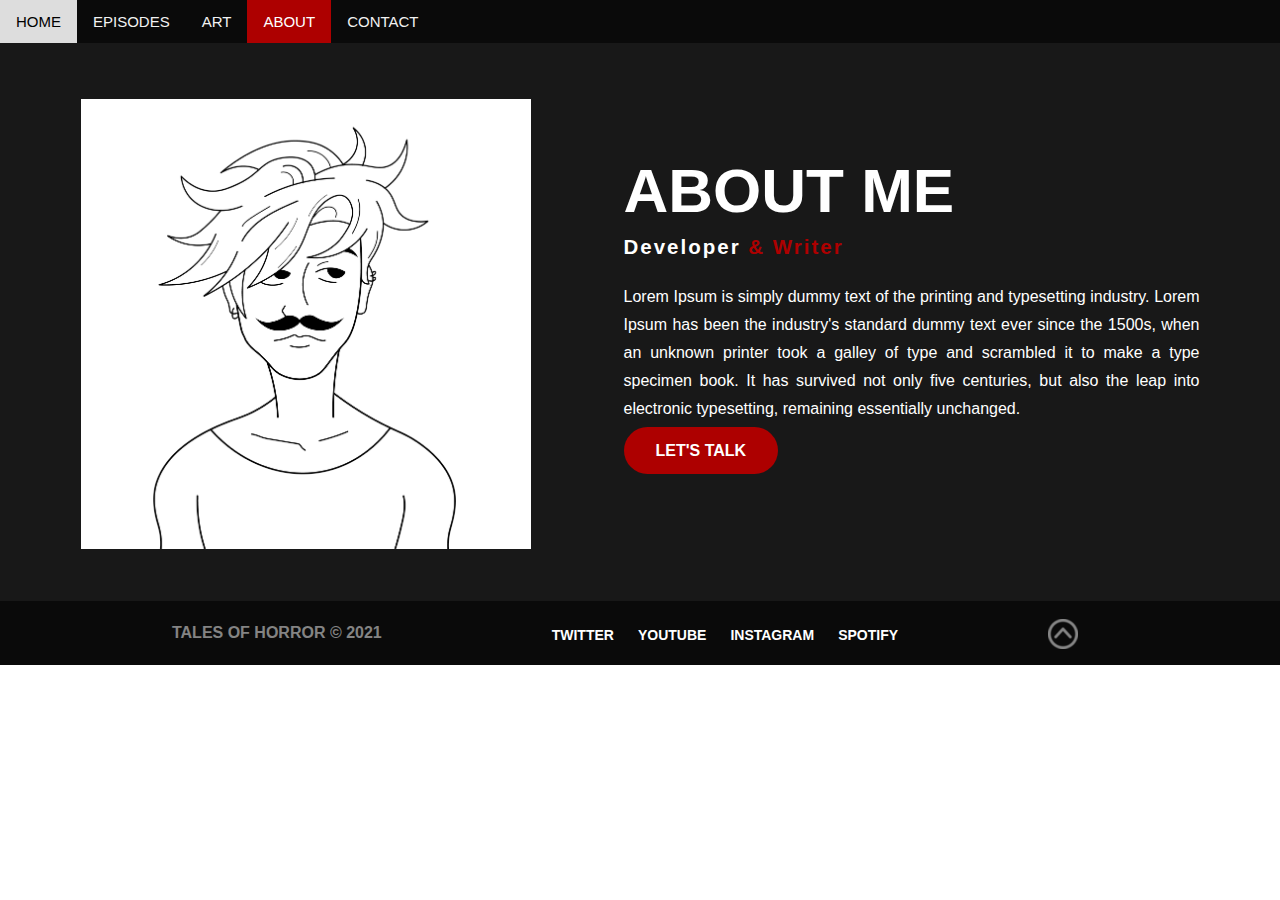
<file: about.html>
<!DOCTYPE html>
<html lang="en">
<head>
    <meta charset="UTF-8">
    <meta http-equiv="X-UA-Compatible" content="IE=edge">
    <meta name="viewport" content="width=device-width, initial-scale=1.0">
    <title>ABOUT</title>
    <link rel="stylesheet" href="style.css">
    <script defer src="main.js"></script>
    <link rel="stylesheet" href="https://cdnjs.cloudflare.com/ajax/libs/font-awesome/4.7.0/css/font-awesome.min.css">
</head>
<body>
    <header>
        <div class="topnav" id="myTopnav">
            <a href="index.html">Home</a>
            <a href="episodes.html">Episodes</a>
            <a href="art.html">Art</a>
            <a href="#about.html" class="active">About</a>
            <a href="contact.html">Contact</a>
            <a href="javascript:void(0);" class="icon" onclick="myFunction()">
                <i class="fa fa-bars"></i>
            </a>
        </div>
    </header>
    
    <main>
        <section class="about">
            <div class="main">
                <img class="img-me" src="img/sketch 2.0_Prancheta 1.png" alt="me">
                <div class="about-text">
                    <h2>ABOUT ME</h2>
                    <h3>Developer<span> & Writer</span></h3>
                    <p>Lorem Ipsum is simply dummy text of the printing and typesetting industry. Lorem Ipsum has been the industry's standard dummy text ever since the 1500s, when an unknown printer took a galley of type and scrambled it to make a type specimen book. It has survived not only five centuries, but also the leap into electronic typesetting, remaining essentially unchanged.</p>
                    <a href="contact.html" type="button" class="button">Let's Talk</a>
                </div> 
            </div>            
        </section>
        
    </main>
    <footer>
        <ul class="footer-home">
            <li><a href="index.html">TALES OF HORROR © 2021</a></li>
        </ul>
        <ul class="footer-social">
            <li><a href="#">TWITTER</a></li>
            <li><a href="#">YOUTUBE</a></li>
            <li><a href="#">INSTAGRAM</a></li>
            <li><a href="#">SPOTIFY</a></li>
        </ul>
        <ul class="footer-button">
            <a id="topbutton" href="#top"><img src="img/art/TOP.png" alt="top"></a>
        </ul>
    </footer>
</body>
</html>
</file>
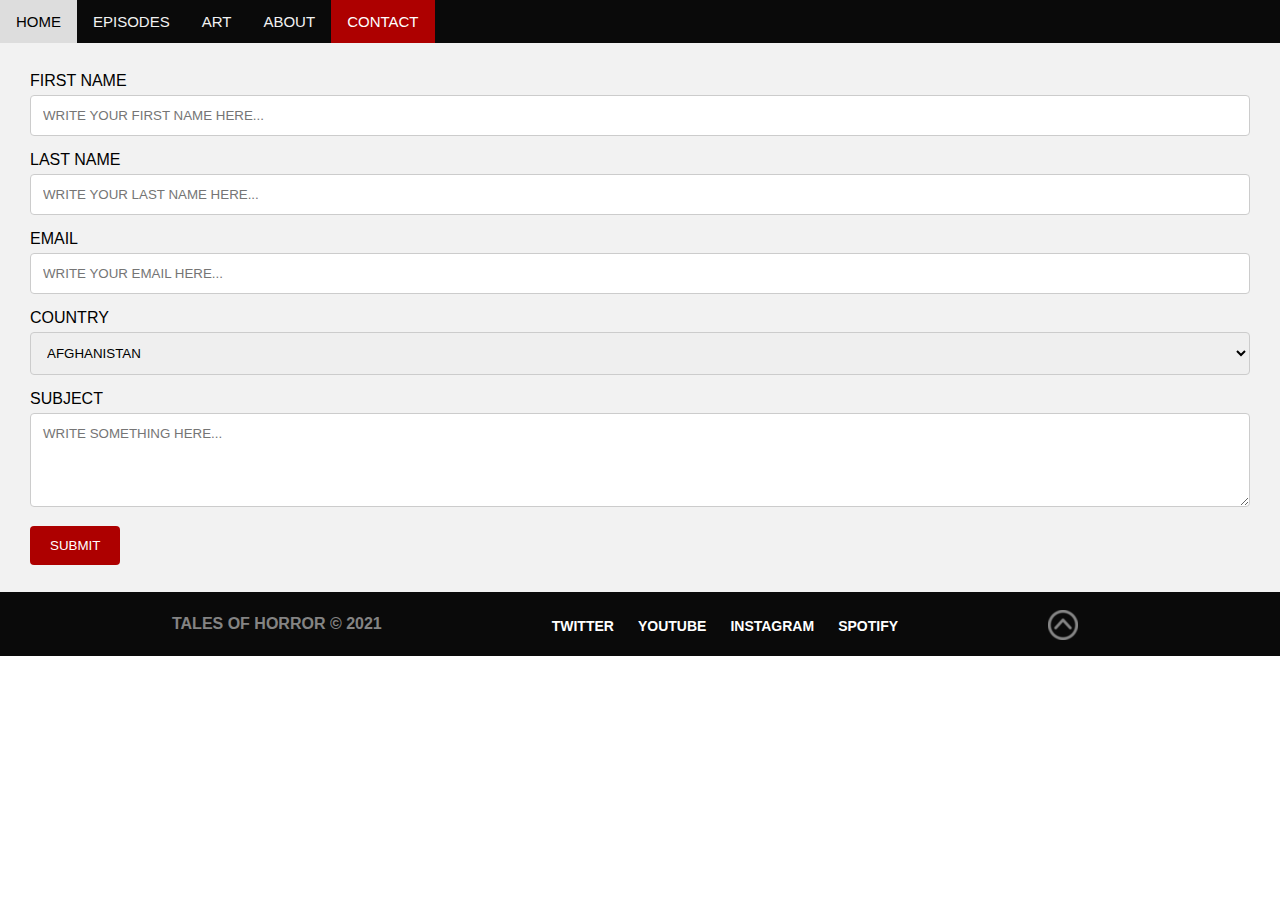
<file: contact.html>
<!DOCTYPE html>
<html lang="en">
<head>
    <meta charset="UTF-8">
    <meta http-equiv="X-UA-Compatible" content="IE=edge">
    <meta name="viewport" content="width=device-width, initial-scale=1.0">
    <title>CONTACTS</title>
    <link rel="stylesheet" href="style.css">
    <script defer src="main.js"></script>
    <link rel="stylesheet" href="https://cdnjs.cloudflare.com/ajax/libs/font-awesome/4.7.0/css/font-awesome.min.css">
</head>
<body>
    <header>
        <div class="topnav" id="myTopnav">
            <a href="index.html">Home</a>
            <a href="episodes.html">Episodes</a>
            <a href="art.html">Art</a>
            <a href="about.html">About</a>
            <a href="#contact.html" class="active">Contact</a>
            <a href="javascript:void(0);" class="icon" onclick="myFunction()">
                <i class="fa fa-bars"></i>
            </a>
        </div>
    </header>

    <div class="containercontact">
        <form action="something.pgp" method="post">      

          <label for="fname">First Name</label>
          <input type="text" id="fname" name="firstname" placeholder="Write your first name here...">
      
          <label for="lname">Last Name</label>
          <input type="text" id="lname" name="lastname" placeholder="Write your last name here...">

          <label for="email">Email</label>
          <input type="text" id="email" name="email" placeholder="Write your email here...">
      
          <label for="country">Country</label>
          <select id="country" name="country">              
            <option value="Afghanistan">Afghanistan</option>
                <option value="Åland Islands">Åland Islands</option>
                <option value="Albania">Albania</option>
                <option value="Algeria">Algeria</option>
                <option value="American Samoa">American Samoa</option>
                <option value="Andorra">Andorra</option>
                <option value="Angola">Angola</option>
                <option value="Anguilla">Anguilla</option>
                <option value="Antarctica">Antarctica</option>
                <option value="Antigua and Barbuda">Antigua and Barbuda</option>
                <option value="Argentina">Argentina</option>
                <option value="Armenia">Armenia</option>
                <option value="Aruba">Aruba</option>
                <option value="Australia">Australia</option>
                <option value="Austria">Austria</option>
                <option value="Azerbaijan">Azerbaijan</option>
                <option value="Bahamas">Bahamas</option>
                <option value="Bahrain">Bahrain</option>
                <option value="Bangladesh">Bangladesh</option>
                <option value="Barbados">Barbados</option>
                <option value="Belarus">Belarus</option>
                <option value="Belgium">Belgium</option>
                <option value="Belize">Belize</option>
                <option value="Benin">Benin</option>
                <option value="Bermuda">Bermuda</option>
                <option value="Bhutan">Bhutan</option>
                <option value="Bolivia">Bolivia</option>
                <option value="Bosnia and Herzegovina">Bosnia and Herzegovina</option>
                <option value="Botswana">Botswana</option>
                <option value="Bouvet Island">Bouvet Island</option>
                <option value="Brazil">Brazil</option>
                <option value="British Indian Ocean Territory">British Indian Ocean Territory</option>
                <option value="Brunei Darussalam">Brunei Darussalam</option>
                <option value="Bulgaria">Bulgaria</option>
                <option value="Burkina Faso">Burkina Faso</option>
                <option value="Burundi">Burundi</option>
                <option value="Cambodia">Cambodia</option>
                <option value="Cameroon">Cameroon</option>
                <option value="Canada">Canada</option>
                <option value="Cape Verde">Cape Verde</option>
                <option value="Cayman Islands">Cayman Islands</option>
                <option value="Central African Republic">Central African Republic</option>
                <option value="Chad">Chad</option>
                <option value="Chile">Chile</option>
                <option value="China">China</option>
                <option value="Christmas Island">Christmas Island</option>
                <option value="Cocos (Keeling) Islands">Cocos (Keeling) Islands</option>
                <option value="Colombia">Colombia</option>
                <option value="Comoros">Comoros</option>
                <option value="Congo">Congo</option>
                <option value="Congo, The Democratic Republic of The">Congo, The Democratic Republic of The</option>
                <option value="Cook Islands">Cook Islands</option>
                <option value="Costa Rica">Costa Rica</option>
                <option value="Cote D'ivoire">Cote D'ivoire</option>
                <option value="Croatia">Croatia</option>
                <option value="Cuba">Cuba</option>
                <option value="Cyprus">Cyprus</option>
                <option value="Czech Republic">Czech Republic</option>
                <option value="Denmark">Denmark</option>
                <option value="Djibouti">Djibouti</option>
                <option value="Dominica">Dominica</option>
                <option value="Dominican Republic">Dominican Republic</option>
                <option value="Ecuador">Ecuador</option>
                <option value="Egypt">Egypt</option>
                <option value="El Salvador">El Salvador</option>
                <option value="Equatorial Guinea">Equatorial Guinea</option>
                <option value="Eritrea">Eritrea</option>
                <option value="Estonia">Estonia</option>
                <option value="Ethiopia">Ethiopia</option>
                <option value="Falkland Islands (Malvinas)">Falkland Islands (Malvinas)</option>
                <option value="Faroe Islands">Faroe Islands</option>
                <option value="Fiji">Fiji</option>
                <option value="Finland">Finland</option>
                <option value="France">France</option>
                <option value="French Guiana">French Guiana</option>
                <option value="French Polynesia">French Polynesia</option>
                <option value="French Southern Territories">French Southern Territories</option>
                <option value="Gabon">Gabon</option>
                <option value="Gambia">Gambia</option>
                <option value="Georgia">Georgia</option>
                <option value="Germany">Germany</option>
                <option value="Ghana">Ghana</option>
                <option value="Gibraltar">Gibraltar</option>
                <option value="Greece">Greece</option>
                <option value="Greenland">Greenland</option>
                <option value="Grenada">Grenada</option>
                <option value="Guadeloupe">Guadeloupe</option>
                <option value="Guam">Guam</option>
                <option value="Guatemala">Guatemala</option>
                <option value="Guernsey">Guernsey</option>
                <option value="Guinea">Guinea</option>
                <option value="Guinea-bissau">Guinea-bissau</option>
                <option value="Guyana">Guyana</option>
                <option value="Haiti">Haiti</option>
                <option value="Heard Island and Mcdonald Islands">Heard Island and Mcdonald Islands</option>
                <option value="Holy See (Vatican City State)">Holy See (Vatican City State)</option>
                <option value="Honduras">Honduras</option>
                <option value="Hong Kong">Hong Kong</option>
                <option value="Hungary">Hungary</option>
                <option value="Iceland">Iceland</option>
                <option value="India">India</option>
                <option value="Indonesia">Indonesia</option>
                <option value="Iran, Islamic Republic of">Iran, Islamic Republic of</option>
                <option value="Iraq">Iraq</option>
                <option value="Ireland">Ireland</option>
                <option value="Isle of Man">Isle of Man</option>
                <option value="Israel">Israel</option>
                <option value="Italy">Italy</option>
                <option value="Jamaica">Jamaica</option>
                <option value="Japan">Japan</option>
                <option value="Jersey">Jersey</option>
                <option value="Jordan">Jordan</option>
                <option value="Kazakhstan">Kazakhstan</option>
                <option value="Kenya">Kenya</option>
                <option value="Kiribati">Kiribati</option>
                <option value="Korea, Democratic People's Republic of">Korea, Democratic People's Republic of</option>
                <option value="Korea, Republic of">Korea, Republic of</option>
                <option value="Kuwait">Kuwait</option>
                <option value="Kyrgyzstan">Kyrgyzstan</option>
                <option value="Lao People's Democratic Republic">Lao People's Democratic Republic</option>
                <option value="Latvia">Latvia</option>
                <option value="Lebanon">Lebanon</option>
                <option value="Lesotho">Lesotho</option>
                <option value="Liberia">Liberia</option>
                <option value="Libyan Arab Jamahiriya">Libyan Arab Jamahiriya</option>
                <option value="Liechtenstein">Liechtenstein</option>
                <option value="Lithuania">Lithuania</option>
                <option value="Luxembourg">Luxembourg</option>
                <option value="Macao">Macao</option>
                <option value="Macedonia, The Former Yugoslav Republic of">Macedonia, The Former Yugoslav Republic of</option>
                <option value="Madagascar">Madagascar</option>
                <option value="Malawi">Malawi</option>
                <option value="Malaysia">Malaysia</option>
                <option value="Maldives">Maldives</option>
                <option value="Mali">Mali</option>
                <option value="Malta">Malta</option>
                <option value="Marshall Islands">Marshall Islands</option>
                <option value="Martinique">Martinique</option>
                <option value="Mauritania">Mauritania</option>
                <option value="Mauritius">Mauritius</option>
                <option value="Mayotte">Mayotte</option>
                <option value="Mexico">Mexico</option>
                <option value="Micronesia, Federated States of">Micronesia, Federated States of</option>
                <option value="Moldova, Republic of">Moldova, Republic of</option>
                <option value="Monaco">Monaco</option>
                <option value="Mongolia">Mongolia</option>
                <option value="Montenegro">Montenegro</option>
                <option value="Montserrat">Montserrat</option>
                <option value="Morocco">Morocco</option>
                <option value="Mozambique">Mozambique</option>
                <option value="Myanmar">Myanmar</option>
                <option value="Namibia">Namibia</option>
                <option value="Nauru">Nauru</option>
                <option value="Nepal">Nepal</option>
                <option value="Netherlands">Netherlands</option>
                <option value="Netherlands Antilles">Netherlands Antilles</option>
                <option value="New Caledonia">New Caledonia</option>
                <option value="New Zealand">New Zealand</option>
                <option value="Nicaragua">Nicaragua</option>
                <option value="Niger">Niger</option>
                <option value="Nigeria">Nigeria</option>
                <option value="Niue">Niue</option>
                <option value="Norfolk Island">Norfolk Island</option>
                <option value="Northern Mariana Islands">Northern Mariana Islands</option>
                <option value="Norway">Norway</option>
                <option value="Oman">Oman</option>
                <option value="Pakistan">Pakistan</option>
                <option value="Palau">Palau</option>
                <option value="Palestinian Territory, Occupied">Palestinian Territory, Occupied</option>
                <option value="Panama">Panama</option>
                <option value="Papua New Guinea">Papua New Guinea</option>
                <option value="Paraguay">Paraguay</option>
                <option value="Peru">Peru</option>
                <option value="Philippines">Philippines</option>
                <option value="Pitcairn">Pitcairn</option>
                <option value="Poland">Poland</option>
                <option value="Portugal">Portugal</option>
                <option value="Puerto Rico">Puerto Rico</option>
                <option value="Qatar">Qatar</option>
                <option value="Reunion">Reunion</option>
                <option value="Romania">Romania</option>
                <option value="Russian Federation">Russian Federation</option>
                <option value="Rwanda">Rwanda</option>
                <option value="Saint Helena">Saint Helena</option>
                <option value="Saint Kitts and Nevis">Saint Kitts and Nevis</option>
                <option value="Saint Lucia">Saint Lucia</option>
                <option value="Saint Pierre and Miquelon">Saint Pierre and Miquelon</option>
                <option value="Saint Vincent and The Grenadines">Saint Vincent and The Grenadines</option>
                <option value="Samoa">Samoa</option>
                <option value="San Marino">San Marino</option>
                <option value="Sao Tome and Principe">Sao Tome and Principe</option>
                <option value="Saudi Arabia">Saudi Arabia</option>
                <option value="Senegal">Senegal</option>
                <option value="Serbia">Serbia</option>
                <option value="Seychelles">Seychelles</option>
                <option value="Sierra Leone">Sierra Leone</option>
                <option value="Singapore">Singapore</option>
                <option value="Slovakia">Slovakia</option>
                <option value="Slovenia">Slovenia</option>
                <option value="Solomon Islands">Solomon Islands</option>
                <option value="Somalia">Somalia</option>
                <option value="South Africa">South Africa</option>
                <option value="South Georgia and The South Sandwich Islands">South Georgia and The South Sandwich Islands</option>
                <option value="Spain">Spain</option>
                <option value="Sri Lanka">Sri Lanka</option>
                <option value="Sudan">Sudan</option>
                <option value="Suriname">Suriname</option>
                <option value="Svalbard and Jan Mayen">Svalbard and Jan Mayen</option>
                <option value="Swaziland">Swaziland</option>
                <option value="Sweden">Sweden</option>
                <option value="Switzerland">Switzerland</option>
                <option value="Syrian Arab Republic">Syrian Arab Republic</option>
                <option value="Taiwan">Taiwan</option>
                <option value="Tajikistan">Tajikistan</option>
                <option value="Tanzania, United Republic of">Tanzania, United Republic of</option>
                <option value="Thailand">Thailand</option>
                <option value="Timor-leste">Timor-leste</option>
                <option value="Togo">Togo</option>
                <option value="Tokelau">Tokelau</option>
                <option value="Tonga">Tonga</option>
                <option value="Trinidad and Tobago">Trinidad and Tobago</option>
                <option value="Tunisia">Tunisia</option>
                <option value="Turkey">Turkey</option>
                <option value="Turkmenistan">Turkmenistan</option>
                <option value="Turks and Caicos Islands">Turks and Caicos Islands</option>
                <option value="Tuvalu">Tuvalu</option>
                <option value="Uganda">Uganda</option>
                <option value="Ukraine">Ukraine</option>
                <option value="United Arab Emirates">United Arab Emirates</option>
                <option value="United Kingdom">United Kingdom</option>
                <option value="United States">United States</option>
                <option value="United States Minor Outlying Islands">United States Minor Outlying Islands</option>
                <option value="Uruguay">Uruguay</option>
                <option value="Uzbekistan">Uzbekistan</option>
                <option value="Vanuatu">Vanuatu</option>
                <option value="Venezuela">Venezuela</option>
                <option value="Viet Nam">Viet Nam</option>
                <option value="Virgin Islands, British">Virgin Islands, British</option>
                <option value="Virgin Islands, U.S.">Virgin Islands, U.S.</option>
                <option value="Wallis and Futuna">Wallis and Futuna</option>
                <option value="Western Sahara">Western Sahara</option>
                <option value="Yemen">Yemen</option>
                <option value="Zambia">Zambia</option>
                <option value="Zimbabwe">Zimbabwe</option>
          </select>
      
          <label for="subject">Subject</label>
          <textarea id="subject" name="subject" placeholder="Write something here..." style="height:94px"></textarea>
      
          <input type="submit" value="Submit">
      
        </form>
      </div>

    <footer>
        <ul class="footer-home">
            <li><a href="index.html">TALES OF HORROR © 2021</a></li>
        </ul>
        <ul class="footer-social">
            <li><a href="#">TWITTER</a></li>
            <li><a href="#">YOUTUBE</a></li>
            <li><a href="#">INSTAGRAM</a></li>
            <li><a href="#">SPOTIFY</a></li>
        </ul>
        <ul class="footer-button">
            <a id="topbutton" href="#top"><img src="img/art/TOP.png" alt="top"></a>
        </ul>
    </footer>
</body>
</html>
</file>
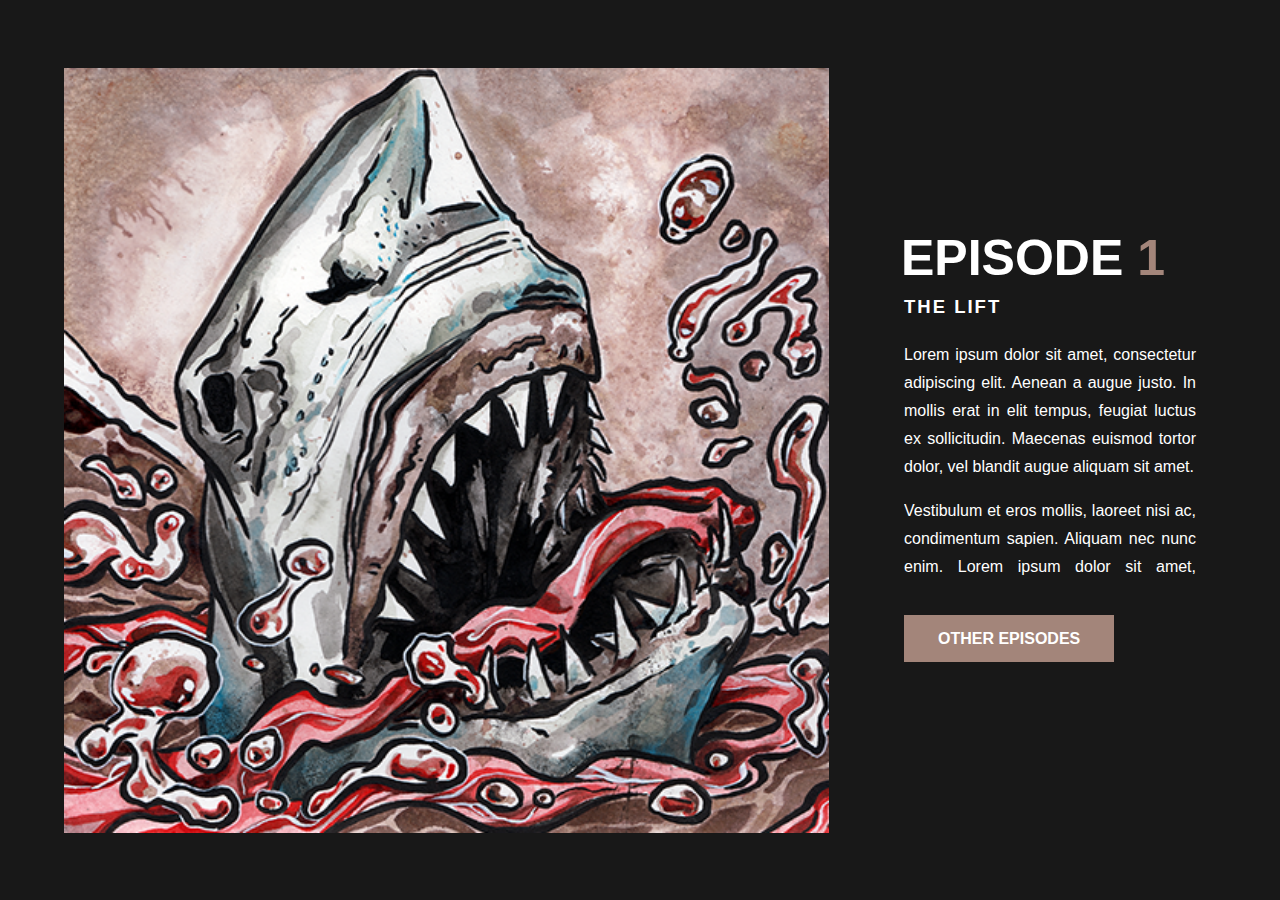
<file: episode1.html>
<!DOCTYPE html>
<html lang="en">
<head>
    <meta charset="UTF-8">
    <meta http-equiv="X-UA-Compatible" content="IE=edge">
    <meta name="viewport" content="width=device-width, initial-scale=1.0">
    <title>ABOUT</title>
    <link rel="stylesheet" href="style2.css">
    <script defer src="main.js"></script>
    <link rel="stylesheet" href="https://cdnjs.cloudflare.com/ajax/libs/font-awesome/4.7.0/css/font-awesome.min.css">
    
</head>
<body>
    <section class="wrapper">
        <div class="post">
            <img src="img/art/e9.png" alt="shark">
            <div class="post-episode" nmre="1">
                <h2>EPISODE <span>1</span></h2>              
                <h1>The Lift</h1>
                <div class="scroll">
                    <p class="post_text">Lorem ipsum dolor sit amet, consectetur adipiscing elit. Aenean a augue justo. In mollis erat in elit tempus, feugiat luctus ex sollicitudin. Maecenas euismod tortor dolor, vel blandit augue aliquam sit amet.</p><br>
                    <p class="post_text">Vestibulum et eros mollis, laoreet nisi ac, condimentum sapien. Aliquam nec nunc enim. Lorem ipsum dolor sit amet, consectetur adipiscing elit. Aenean a augue justo. In mollis erat in elit tempus, feugiat luctus ex sollicitudin. Maecenas euismod tortor dolor, vel blandit augue aliquam sit amet. Vestibulum et eros mollis, laoreet nisi ac, condimentum sapien. Aliquam nec nunc enim.Lorem ipsum dolor sit amet, consectetur adipiscing elit. Aenean a augue justo. In mollis erat in elit tempus, feugiat luctus ex sollicitudin. Maecenas euismod tortor dolor, vel blandit augue aliquam sit amet. Vestibulum et eros mollis, laoreet nisi ac, condimentum sapien. Aliquam nec nunc enim.</p><br>
                    <p class="post_text">Lorem ipsum dolor sit amet, consectetur adipiscing elit. Aenean a augue justo. In mollis erat in elit tempus, feugiat luctus ex sollicitudin. Maecenas euismod tortor dolor, vel blandit augue aliquam sit amet. Vestibulum et eros mollis, laoreet nisi ac, condimentum sapien. Aliquam nec nunc enim.</p>
                </div>
                <div class="buttond" nmre="1"><a href="episodes.html">Other Episodes</a></div>
            </div>
        </div>
    </section>
</body>
</html>
</file>
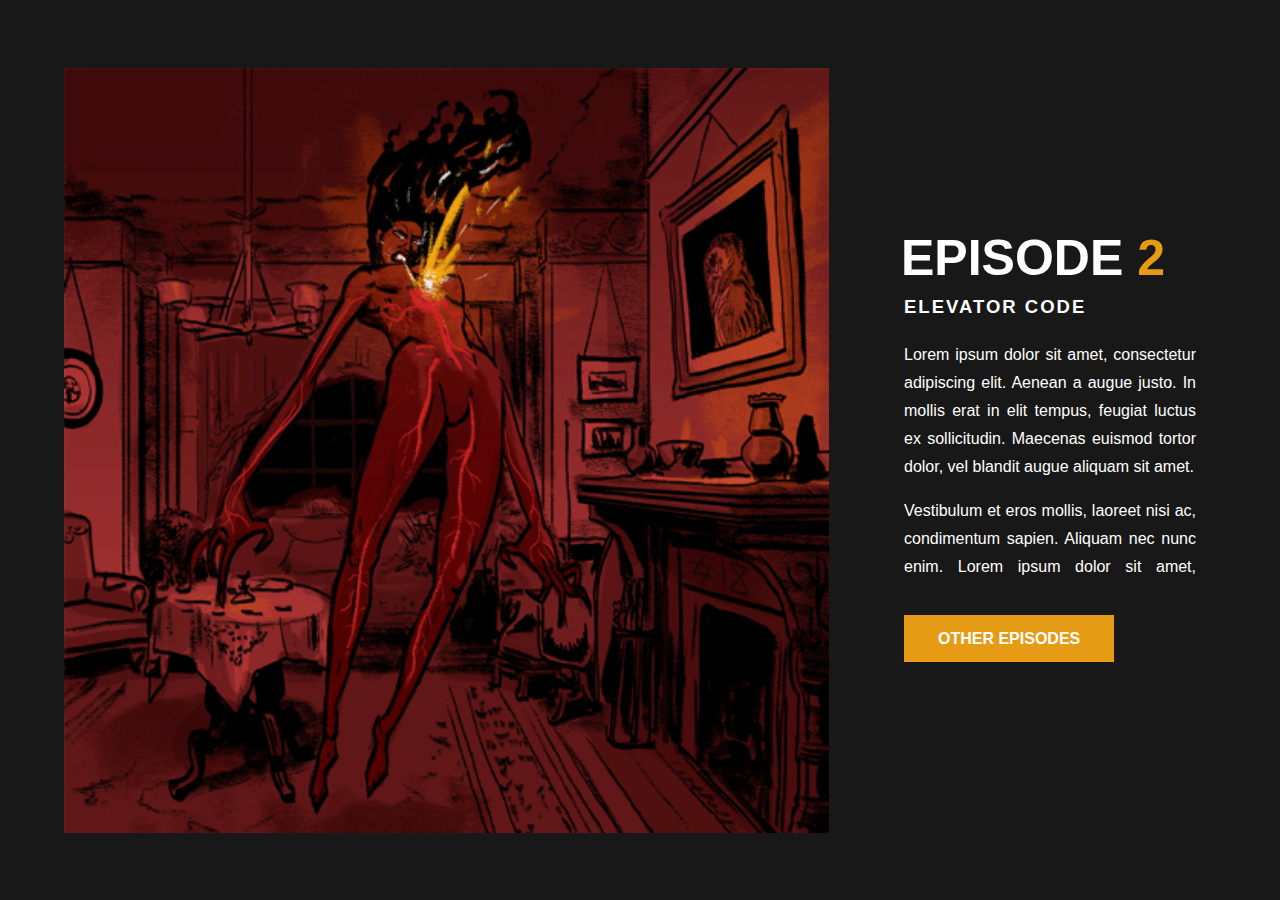
<file: episode2.html>
<!DOCTYPE html>
<html lang="en">
<head>
    <meta charset="UTF-8">
    <meta http-equiv="X-UA-Compatible" content="IE=edge">
    <meta name="viewport" content="width=device-width, initial-scale=1.0">
    <title>ABOUT</title>
    <link rel="stylesheet" href="style2.css">
    <script defer src="main.js"></script>
    <link rel="stylesheet" href="https://cdnjs.cloudflare.com/ajax/libs/font-awesome/4.7.0/css/font-awesome.min.css">
    
</head>
<body>
    <section class="wrapper">
        <div class="post">
            <img src="img/art/e8.png" alt="gas">
            <div class="post-episode" nmre="2">
                <h2>EPISODE <span>2</span></h2>              
                <h1>Elevator Code</h1>
                <div class="scroll">
                    <p class="post_text">Lorem ipsum dolor sit amet, consectetur adipiscing elit. Aenean a augue justo. In mollis erat in elit tempus, feugiat luctus ex sollicitudin. Maecenas euismod tortor dolor, vel blandit augue aliquam sit amet.</p><br>
                    <p class="post_text">Vestibulum et eros mollis, laoreet nisi ac, condimentum sapien. Aliquam nec nunc enim. Lorem ipsum dolor sit amet, consectetur adipiscing elit. Aenean a augue justo. In mollis erat in elit tempus, feugiat luctus ex sollicitudin. Maecenas euismod tortor dolor, vel blandit augue aliquam sit amet. Vestibulum et eros mollis, laoreet nisi ac, condimentum sapien. Aliquam nec nunc enim.Lorem ipsum dolor sit amet, consectetur adipiscing elit. Aenean a augue justo. In mollis erat in elit tempus, feugiat luctus ex sollicitudin. Maecenas euismod tortor dolor, vel blandit augue aliquam sit amet. Vestibulum et eros mollis, laoreet nisi ac, condimentum sapien. Aliquam nec nunc enim.</p><br>
                    <p class="post_text">Lorem ipsum dolor sit amet, consectetur adipiscing elit. Aenean a augue justo. In mollis erat in elit tempus, feugiat luctus ex sollicitudin. Maecenas euismod tortor dolor, vel blandit augue aliquam sit amet. Vestibulum et eros mollis, laoreet nisi ac, condimentum sapien. Aliquam nec nunc enim.</p>
                </div>
                <div class="buttond" nmre="2"><a href="episodes.html">Other Episodes</a></div>
            </div>
        </div>
    </section>
</body>
</html>
</file>
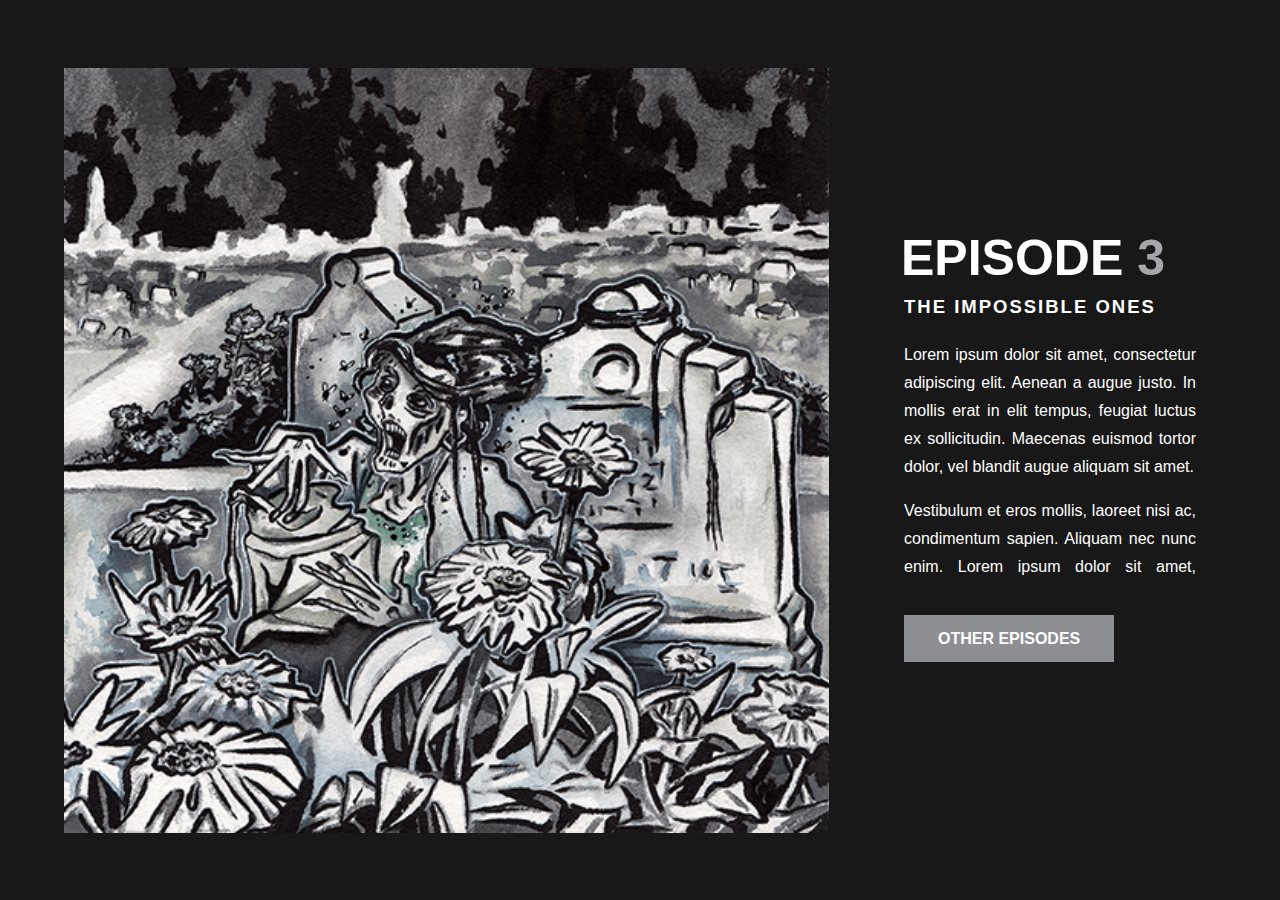
<file: episode3.html>
<!DOCTYPE html>
<html lang="en">
<head>
    <meta charset="UTF-8">
    <meta http-equiv="X-UA-Compatible" content="IE=edge">
    <meta name="viewport" content="width=device-width, initial-scale=1.0">
    <title>ABOUT</title>
    <link rel="stylesheet" href="style2.css">
    <script defer src="main.js"></script>
    <link rel="stylesheet" href="https://cdnjs.cloudflare.com/ajax/libs/font-awesome/4.7.0/css/font-awesome.min.css">
    
</head>
<body>
    <section class="wrapper">
        <div class="post">
            <img src="img/art/e7.png" alt="gas">
            <div class="post-episode" nmre="3">
                <h2>EPISODE <span>3</span></h2>              
                <h1>The Impossible Ones</h1>
                <div class="scroll">
                    <p class="post_text">Lorem ipsum dolor sit amet, consectetur adipiscing elit. Aenean a augue justo. In mollis erat in elit tempus, feugiat luctus ex sollicitudin. Maecenas euismod tortor dolor, vel blandit augue aliquam sit amet.</p><br>
                    <p class="post_text">Vestibulum et eros mollis, laoreet nisi ac, condimentum sapien. Aliquam nec nunc enim. Lorem ipsum dolor sit amet, consectetur adipiscing elit. Aenean a augue justo. In mollis erat in elit tempus, feugiat luctus ex sollicitudin. Maecenas euismod tortor dolor, vel blandit augue aliquam sit amet. Vestibulum et eros mollis, laoreet nisi ac, condimentum sapien. Aliquam nec nunc enim.Lorem ipsum dolor sit amet, consectetur adipiscing elit. Aenean a augue justo. In mollis erat in elit tempus, feugiat luctus ex sollicitudin. Maecenas euismod tortor dolor, vel blandit augue aliquam sit amet. Vestibulum et eros mollis, laoreet nisi ac, condimentum sapien. Aliquam nec nunc enim.</p><br>
                    <p class="post_text">Lorem ipsum dolor sit amet, consectetur adipiscing elit. Aenean a augue justo. In mollis erat in elit tempus, feugiat luctus ex sollicitudin. Maecenas euismod tortor dolor, vel blandit augue aliquam sit amet. Vestibulum et eros mollis, laoreet nisi ac, condimentum sapien. Aliquam nec nunc enim.</p>
                </div>
                <div class="buttond" nmre="3"><a href="episodes.html">Other Episodes</a></div>
            </div>
        </div>
    </section>
</body>
</html>
</file>
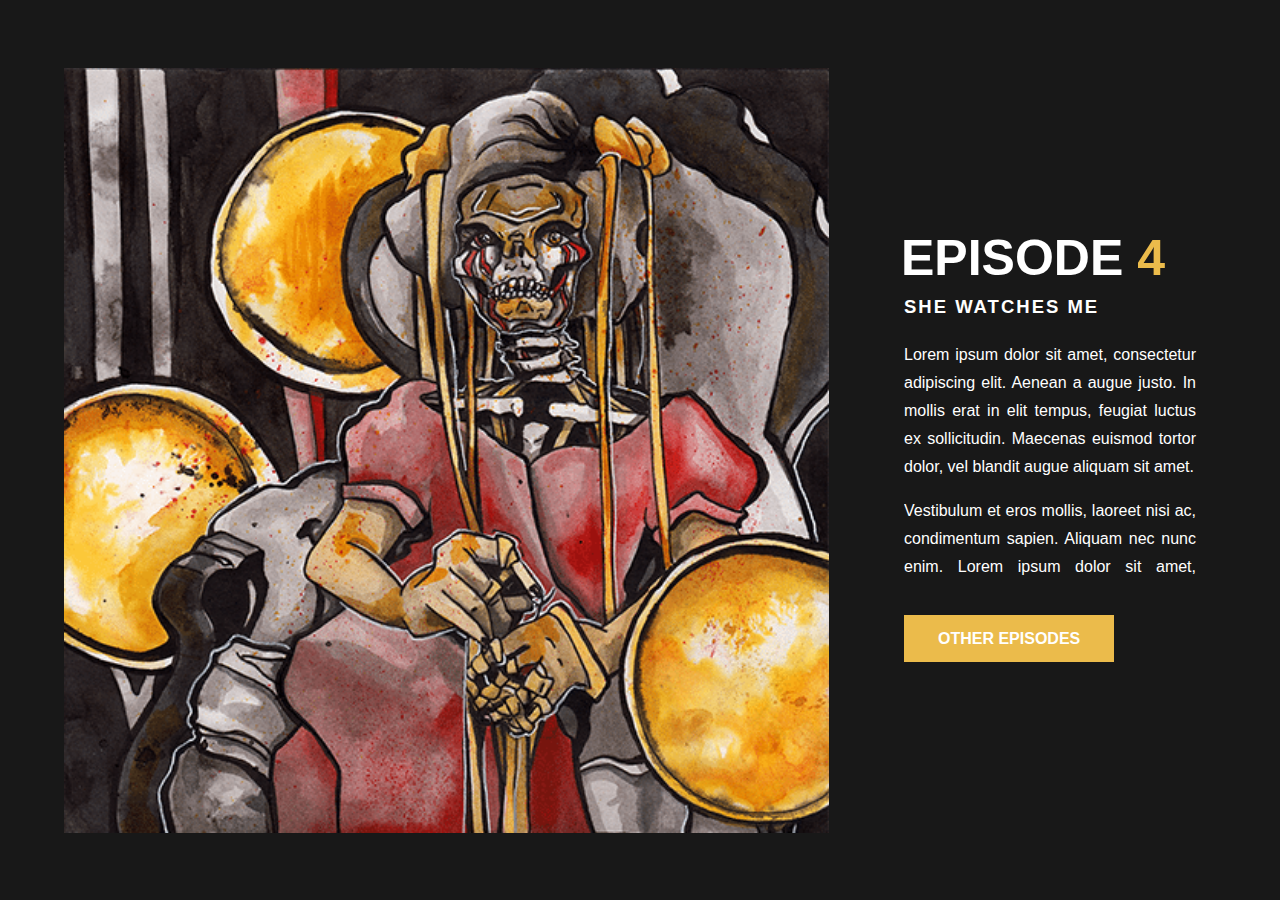
<file: episode4.html>
<!DOCTYPE html>
<html lang="en">
<head>
    <meta charset="UTF-8">
    <meta http-equiv="X-UA-Compatible" content="IE=edge">
    <meta name="viewport" content="width=device-width, initial-scale=1.0">
    <title>ABOUT</title>
    <link rel="stylesheet" href="style2.css">
    <script defer src="main.js"></script>
    <link rel="stylesheet" href="https://cdnjs.cloudflare.com/ajax/libs/font-awesome/4.7.0/css/font-awesome.min.css">
    
</head>
<body>
    <section class="wrapper">
        <div class="post">
            <img src="img/art/e4.png" alt="gas">
            <div class="post-episode" nmre="4">
                <h2>EPISODE <span>4</span></h2>              
                <h1>She Watches Me</h1>
                <div class="scroll">
                    <p class="post_text">Lorem ipsum dolor sit amet, consectetur adipiscing elit. Aenean a augue justo. In mollis erat in elit tempus, feugiat luctus ex sollicitudin. Maecenas euismod tortor dolor, vel blandit augue aliquam sit amet.</p><br>
                    <p class="post_text">Vestibulum et eros mollis, laoreet nisi ac, condimentum sapien. Aliquam nec nunc enim. Lorem ipsum dolor sit amet, consectetur adipiscing elit. Aenean a augue justo. In mollis erat in elit tempus, feugiat luctus ex sollicitudin. Maecenas euismod tortor dolor, vel blandit augue aliquam sit amet. Vestibulum et eros mollis, laoreet nisi ac, condimentum sapien. Aliquam nec nunc enim.Lorem ipsum dolor sit amet, consectetur adipiscing elit. Aenean a augue justo. In mollis erat in elit tempus, feugiat luctus ex sollicitudin. Maecenas euismod tortor dolor, vel blandit augue aliquam sit amet. Vestibulum et eros mollis, laoreet nisi ac, condimentum sapien. Aliquam nec nunc enim.</p><br>
                    <p class="post_text">Lorem ipsum dolor sit amet, consectetur adipiscing elit. Aenean a augue justo. In mollis erat in elit tempus, feugiat luctus ex sollicitudin. Maecenas euismod tortor dolor, vel blandit augue aliquam sit amet. Vestibulum et eros mollis, laoreet nisi ac, condimentum sapien. Aliquam nec nunc enim.</p>
                </div>
                <div class="buttond" nmre="4"><a href="episodes.html">Other Episodes</a></div>
            </div>
        </div>
    </section>
</body>
</html>
</file>
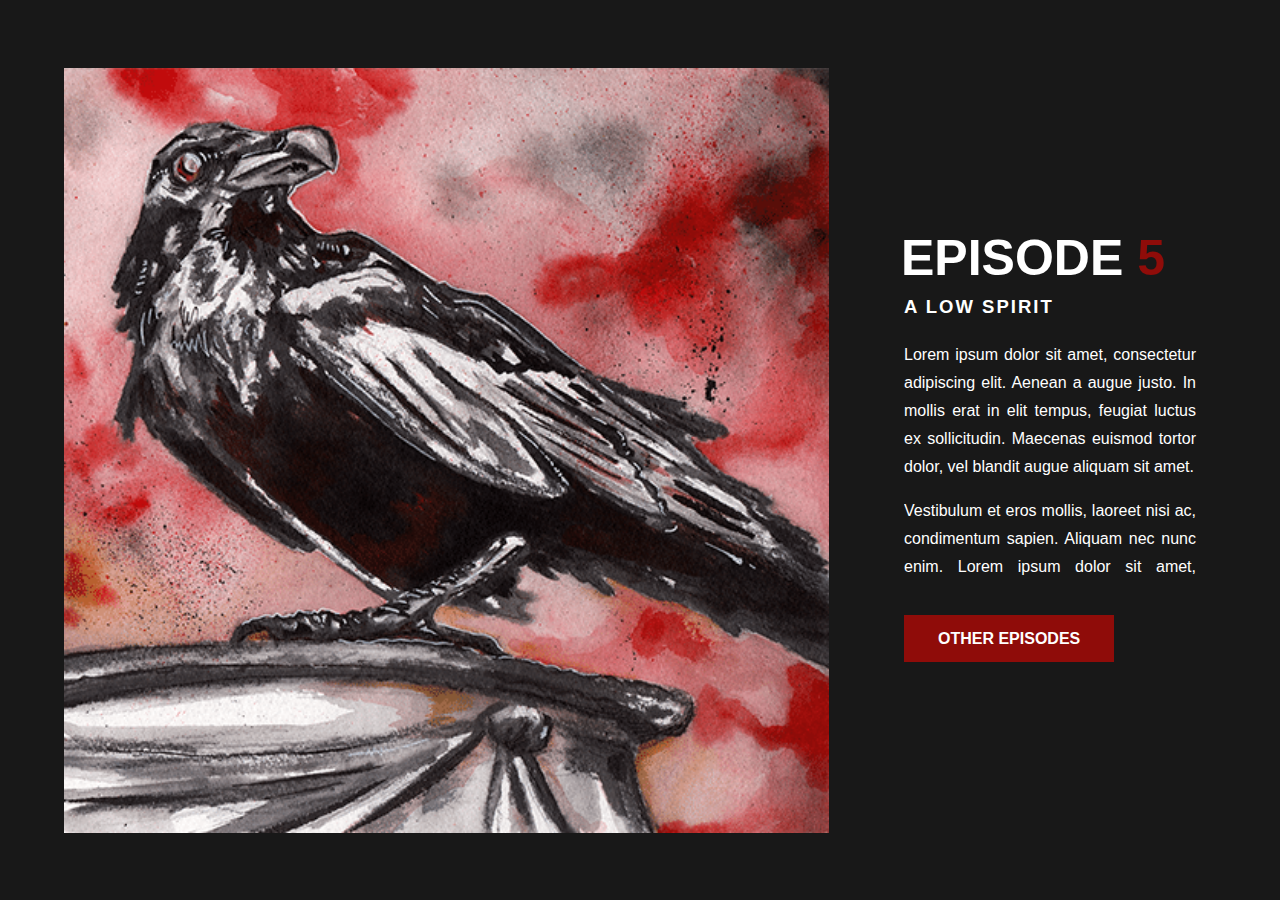
<file: episode5.html>
<!DOCTYPE html>
<html lang="en">
<head>
    <meta charset="UTF-8">
    <meta http-equiv="X-UA-Compatible" content="IE=edge">
    <meta name="viewport" content="width=device-width, initial-scale=1.0">
    <title>ABOUT</title>
    <link rel="stylesheet" href="style2.css">
    <script defer src="main.js"></script>
    <link rel="stylesheet" href="https://cdnjs.cloudflare.com/ajax/libs/font-awesome/4.7.0/css/font-awesome.min.css">
    
</head>
<body>
    <section class="wrapper">
        <div class="post">
            <img src="img/art/e3.png" alt="gas">
            <div class="post-episode" nmre="5">
                <h2>EPISODE <span>5</span></h2>              
                <h1>A Low Spirit</h1>
                <div class="scroll">
                    <p class="post_text">Lorem ipsum dolor sit amet, consectetur adipiscing elit. Aenean a augue justo. In mollis erat in elit tempus, feugiat luctus ex sollicitudin. Maecenas euismod tortor dolor, vel blandit augue aliquam sit amet.</p><br>
                    <p class="post_text">Vestibulum et eros mollis, laoreet nisi ac, condimentum sapien. Aliquam nec nunc enim. Lorem ipsum dolor sit amet, consectetur adipiscing elit. Aenean a augue justo. In mollis erat in elit tempus, feugiat luctus ex sollicitudin. Maecenas euismod tortor dolor, vel blandit augue aliquam sit amet. Vestibulum et eros mollis, laoreet nisi ac, condimentum sapien. Aliquam nec nunc enim.Lorem ipsum dolor sit amet, consectetur adipiscing elit. Aenean a augue justo. In mollis erat in elit tempus, feugiat luctus ex sollicitudin. Maecenas euismod tortor dolor, vel blandit augue aliquam sit amet. Vestibulum et eros mollis, laoreet nisi ac, condimentum sapien. Aliquam nec nunc enim.</p><br>
                    <p class="post_text">Lorem ipsum dolor sit amet, consectetur adipiscing elit. Aenean a augue justo. In mollis erat in elit tempus, feugiat luctus ex sollicitudin. Maecenas euismod tortor dolor, vel blandit augue aliquam sit amet. Vestibulum et eros mollis, laoreet nisi ac, condimentum sapien. Aliquam nec nunc enim.</p>
                </div>
                <div class="buttond" nmre="5"><a href="episodes.html">Other Episodes</a></div>
            </div>
        </div>
    </section>
</body>
</html>
</file>
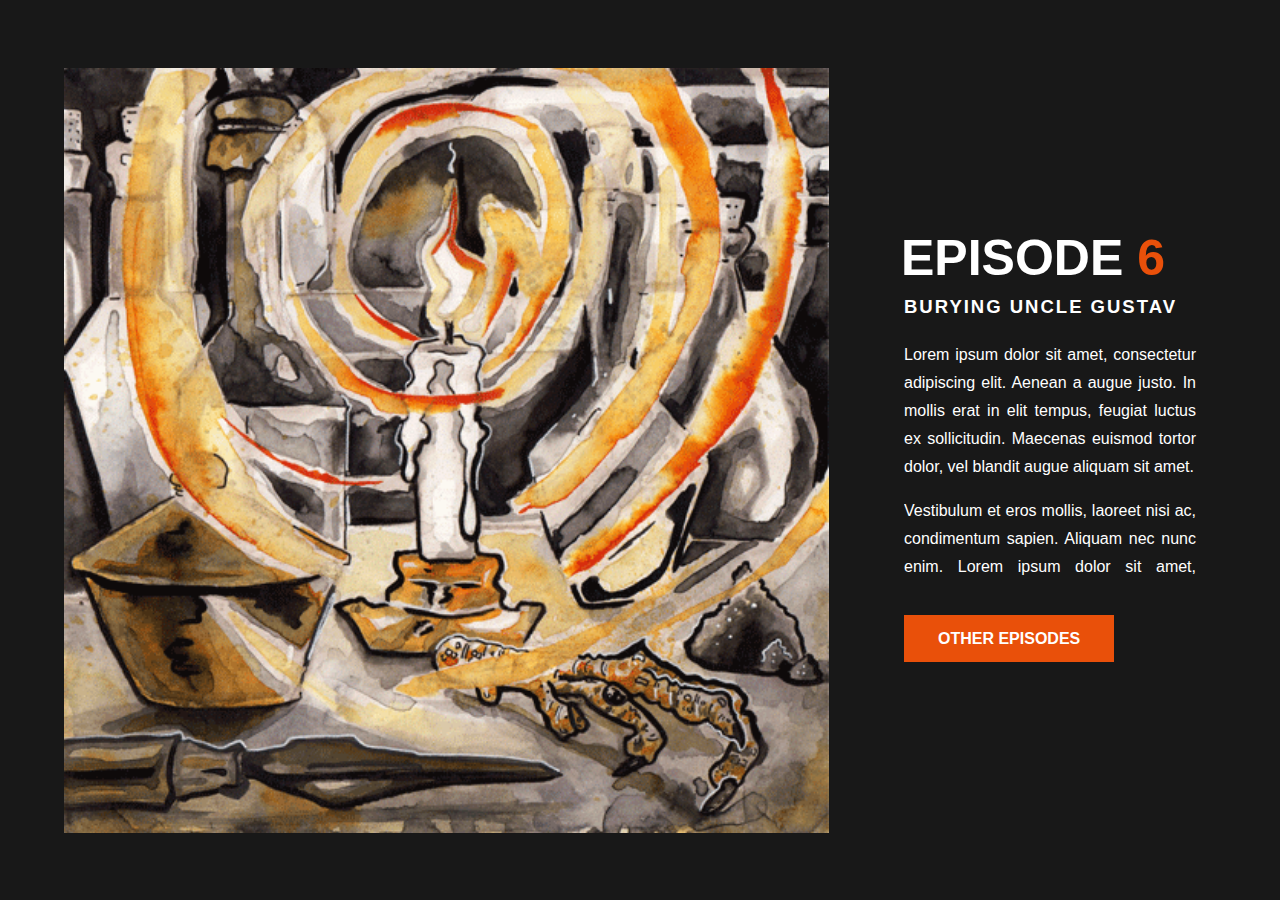
<file: episode6.html>
<!DOCTYPE html>
<html lang="en">
<head>
    <meta charset="UTF-8">
    <meta http-equiv="X-UA-Compatible" content="IE=edge">
    <meta name="viewport" content="width=device-width, initial-scale=1.0">
    <title>ABOUT</title>
    <link rel="stylesheet" href="style2.css">
    <script defer src="main.js"></script>
    <link rel="stylesheet" href="https://cdnjs.cloudflare.com/ajax/libs/font-awesome/4.7.0/css/font-awesome.min.css">
    
</head>
<body>
    <section class="wrapper">
        <div class="post">
            <img src="img/art/e6.png" alt="gas">
            <div class="post-episode" nmre="6">
                <h2>EPISODE <span>6</span></h2>              
                <h1>Burying Uncle Gustav</h1>
                <div class="scroll">
                    <p class="post_text">Lorem ipsum dolor sit amet, consectetur adipiscing elit. Aenean a augue justo. In mollis erat in elit tempus, feugiat luctus ex sollicitudin. Maecenas euismod tortor dolor, vel blandit augue aliquam sit amet.</p><br>
                    <p class="post_text">Vestibulum et eros mollis, laoreet nisi ac, condimentum sapien. Aliquam nec nunc enim. Lorem ipsum dolor sit amet, consectetur adipiscing elit. Aenean a augue justo. In mollis erat in elit tempus, feugiat luctus ex sollicitudin. Maecenas euismod tortor dolor, vel blandit augue aliquam sit amet. Vestibulum et eros mollis, laoreet nisi ac, condimentum sapien. Aliquam nec nunc enim.Lorem ipsum dolor sit amet, consectetur adipiscing elit. Aenean a augue justo. In mollis erat in elit tempus, feugiat luctus ex sollicitudin. Maecenas euismod tortor dolor, vel blandit augue aliquam sit amet. Vestibulum et eros mollis, laoreet nisi ac, condimentum sapien. Aliquam nec nunc enim.</p><br>
                    <p class="post_text">Lorem ipsum dolor sit amet, consectetur adipiscing elit. Aenean a augue justo. In mollis erat in elit tempus, feugiat luctus ex sollicitudin. Maecenas euismod tortor dolor, vel blandit augue aliquam sit amet. Vestibulum et eros mollis, laoreet nisi ac, condimentum sapien. Aliquam nec nunc enim.</p>
                </div>
                <div class="buttond" nmre="6"><a href="episodes.html">Other Episodes</a></div>
            </div>
        </div>
    </section>
</body>
</html>
</file>
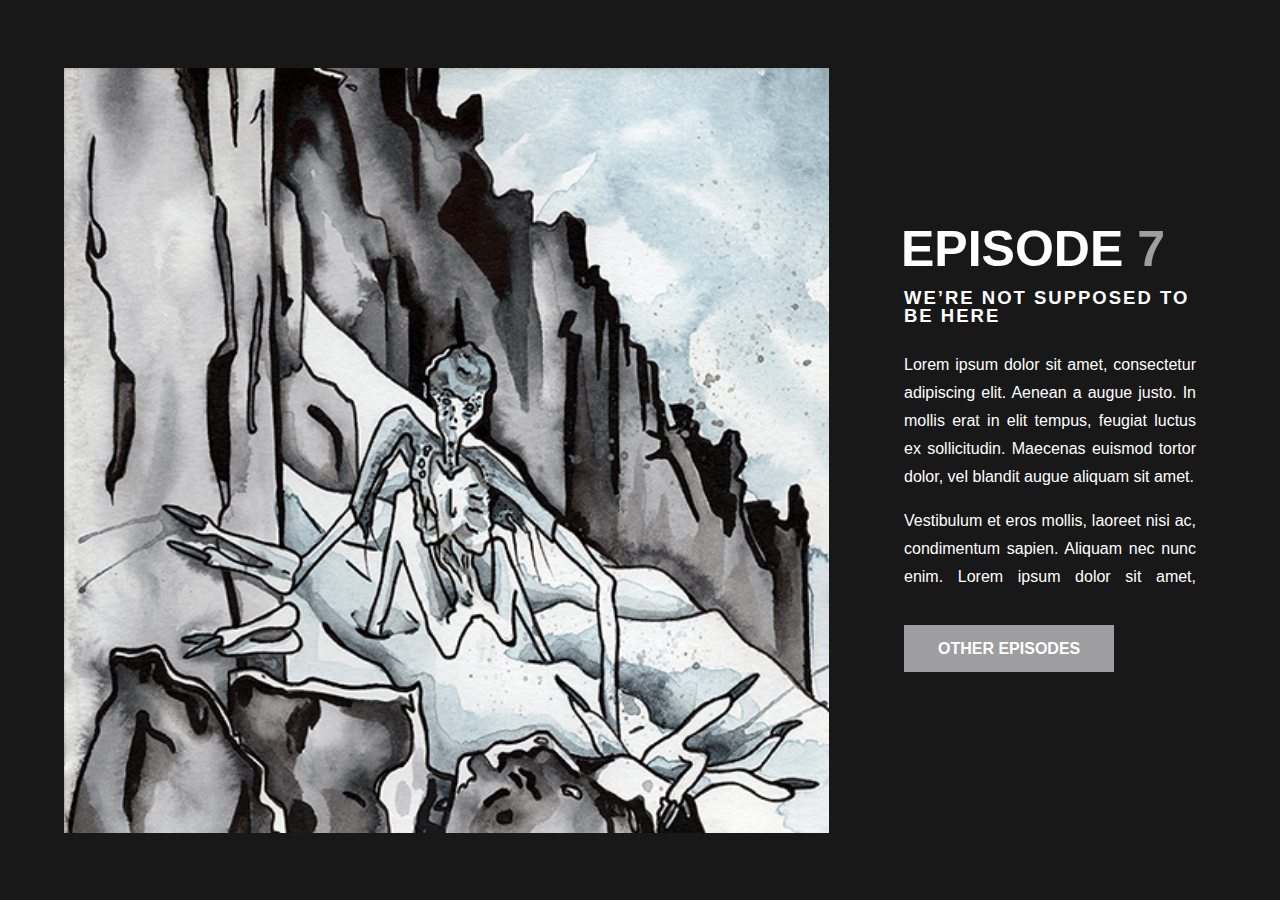
<file: episode7.html>
<!DOCTYPE html>
<html lang="en">
<head>
    <meta charset="UTF-8">
    <meta http-equiv="X-UA-Compatible" content="IE=edge">
    <meta name="viewport" content="width=device-width, initial-scale=1.0">
    <title>ABOUT</title>
    <link rel="stylesheet" href="style2.css">
    <script defer src="main.js"></script>
    <link rel="stylesheet" href="https://cdnjs.cloudflare.com/ajax/libs/font-awesome/4.7.0/css/font-awesome.min.css">
    
</head>
<body>
    <section class="wrapper">
        <div class="post">
            <img src="img/art/e5.png" alt="gas">
            <div class="post-episode" nmre="7">
                <h2>EPISODE <span>7</span></h2>              
                <h1>We’re Not Supposed to Be Here</h1>
                <div class="scroll">
                    <p class="post_text">Lorem ipsum dolor sit amet, consectetur adipiscing elit. Aenean a augue justo. In mollis erat in elit tempus, feugiat luctus ex sollicitudin. Maecenas euismod tortor dolor, vel blandit augue aliquam sit amet.</p><br>
                    <p class="post_text">Vestibulum et eros mollis, laoreet nisi ac, condimentum sapien. Aliquam nec nunc enim. Lorem ipsum dolor sit amet, consectetur adipiscing elit. Aenean a augue justo. In mollis erat in elit tempus, feugiat luctus ex sollicitudin. Maecenas euismod tortor dolor, vel blandit augue aliquam sit amet. Vestibulum et eros mollis, laoreet nisi ac, condimentum sapien. Aliquam nec nunc enim.Lorem ipsum dolor sit amet, consectetur adipiscing elit. Aenean a augue justo. In mollis erat in elit tempus, feugiat luctus ex sollicitudin. Maecenas euismod tortor dolor, vel blandit augue aliquam sit amet. Vestibulum et eros mollis, laoreet nisi ac, condimentum sapien. Aliquam nec nunc enim.</p><br>
                    <p class="post_text">Lorem ipsum dolor sit amet, consectetur adipiscing elit. Aenean a augue justo. In mollis erat in elit tempus, feugiat luctus ex sollicitudin. Maecenas euismod tortor dolor, vel blandit augue aliquam sit amet. Vestibulum et eros mollis, laoreet nisi ac, condimentum sapien. Aliquam nec nunc enim.</p>
                </div>
                <div class="buttond" nmre="7"><a href="episodes.html">Other Episodes</a></div>
            </div>
        </div>
    </section>
</body>
</html>
</file>
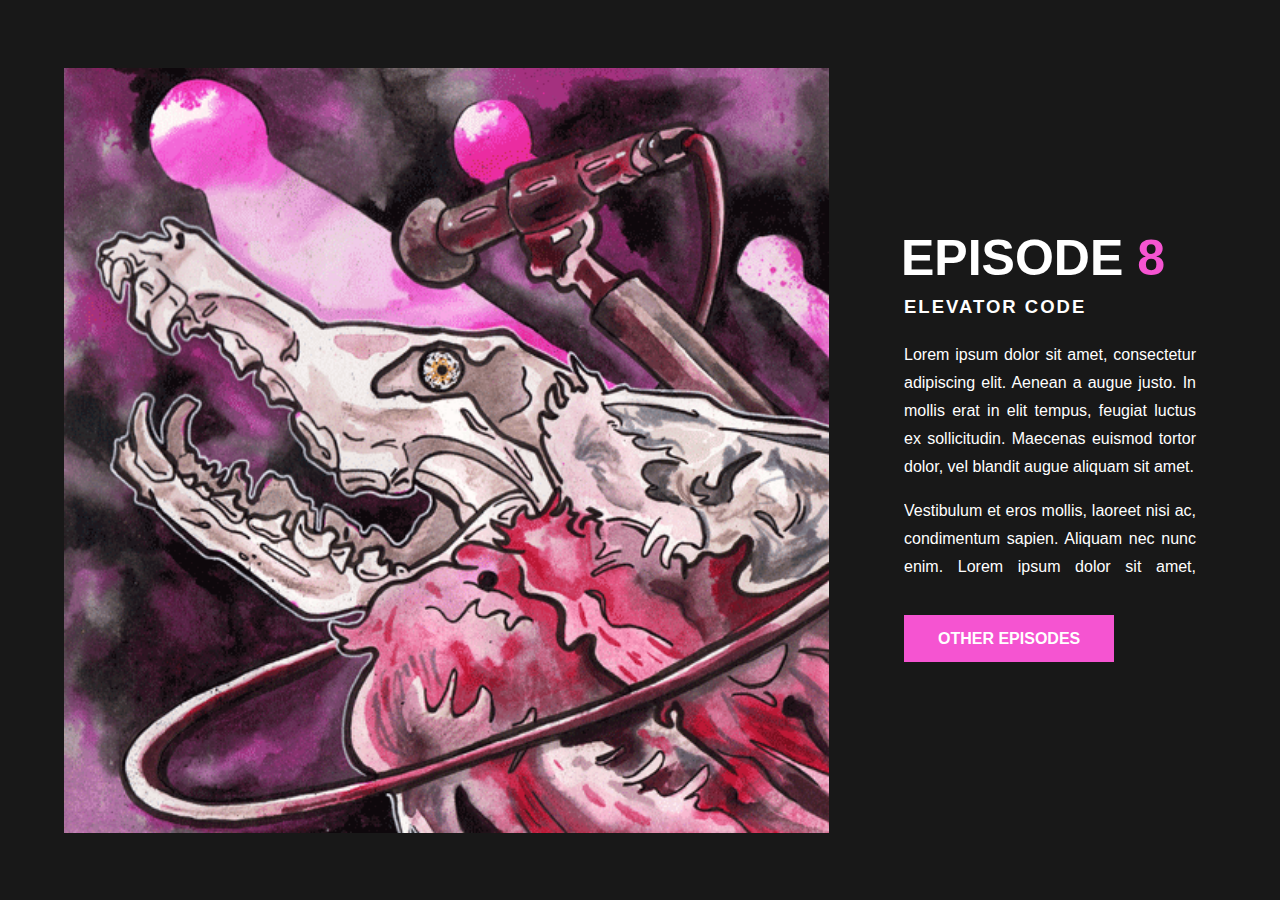
<file: episode8.html>
<!DOCTYPE html>
<html lang="en">
<head>
    <meta charset="UTF-8">
    <meta http-equiv="X-UA-Compatible" content="IE=edge">
    <meta name="viewport" content="width=device-width, initial-scale=1.0">
    <title>ABOUT</title>
    <link rel="stylesheet" href="style2.css">
    <script defer src="main.js"></script>
    <link rel="stylesheet" href="https://cdnjs.cloudflare.com/ajax/libs/font-awesome/4.7.0/css/font-awesome.min.css">
    
</head>
<body>
    <section class="wrapper">
        <div class="post">
            <img src="img/art/e1.png" alt="gas">
            <div class="post-episode" nmre="8">
                <h2>EPISODE <span>8</span></h2>              
                <h1>Elevator Code</h1>
                <div class="scroll">
                    <p class="post_text">Lorem ipsum dolor sit amet, consectetur adipiscing elit. Aenean a augue justo. In mollis erat in elit tempus, feugiat luctus ex sollicitudin. Maecenas euismod tortor dolor, vel blandit augue aliquam sit amet.</p><br>
                    <p class="post_text">Vestibulum et eros mollis, laoreet nisi ac, condimentum sapien. Aliquam nec nunc enim. Lorem ipsum dolor sit amet, consectetur adipiscing elit. Aenean a augue justo. In mollis erat in elit tempus, feugiat luctus ex sollicitudin. Maecenas euismod tortor dolor, vel blandit augue aliquam sit amet. Vestibulum et eros mollis, laoreet nisi ac, condimentum sapien. Aliquam nec nunc enim.Lorem ipsum dolor sit amet, consectetur adipiscing elit. Aenean a augue justo. In mollis erat in elit tempus, feugiat luctus ex sollicitudin. Maecenas euismod tortor dolor, vel blandit augue aliquam sit amet. Vestibulum et eros mollis, laoreet nisi ac, condimentum sapien. Aliquam nec nunc enim.</p><br>
                    <p class="post_text">Lorem ipsum dolor sit amet, consectetur adipiscing elit. Aenean a augue justo. In mollis erat in elit tempus, feugiat luctus ex sollicitudin. Maecenas euismod tortor dolor, vel blandit augue aliquam sit amet. Vestibulum et eros mollis, laoreet nisi ac, condimentum sapien. Aliquam nec nunc enim.</p>
                </div>
                <div class="buttond" nmre="8"><a href="episodes.html">Other Episodes</a></div>
            </div>
        </div>
    </section>
</body>
</html>
</file>
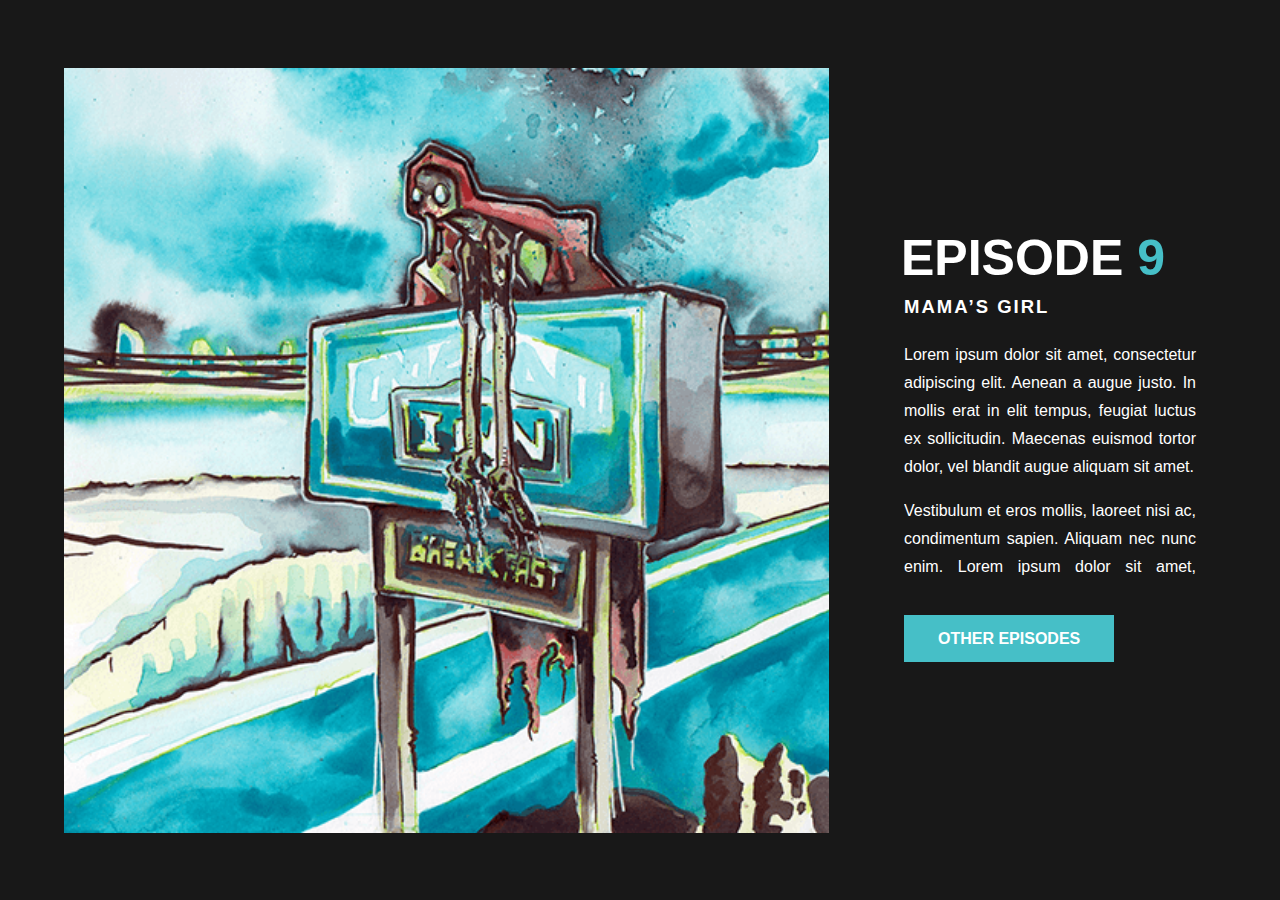
<file: episode9.html>
<!DOCTYPE html>
<html lang="en">
<head>
    <meta charset="UTF-8">
    <meta http-equiv="X-UA-Compatible" content="IE=edge">
    <meta name="viewport" content="width=device-width, initial-scale=1.0">
    <title>ABOUT</title>
    <link rel="stylesheet" href="style2.css">
    <script defer src="main.js"></script>
    <link rel="stylesheet" href="https://cdnjs.cloudflare.com/ajax/libs/font-awesome/4.7.0/css/font-awesome.min.css">
    
</head>
<body>
    
    <section class="wrapper">
        <div class="post">
            <img src="img/art/e2.png" alt="gas">
            <div class="post-episode" nmre="9">
                <h2>EPISODE <span>9</span></h2>              
                <h1>Mama’s Girl</h1>
                <div class="scroll">
                    <p class="post_text">Lorem ipsum dolor sit amet, consectetur adipiscing elit. Aenean a augue justo. In mollis erat in elit tempus, feugiat luctus ex sollicitudin. Maecenas euismod tortor dolor, vel blandit augue aliquam sit amet.</p><br>
                    <p class="post_text">Vestibulum et eros mollis, laoreet nisi ac, condimentum sapien. Aliquam nec nunc enim. Lorem ipsum dolor sit amet, consectetur adipiscing elit. Aenean a augue justo. In mollis erat in elit tempus, feugiat luctus ex sollicitudin. Maecenas euismod tortor dolor, vel blandit augue aliquam sit amet. Vestibulum et eros mollis, laoreet nisi ac, condimentum sapien. Aliquam nec nunc enim.Lorem ipsum dolor sit amet, consectetur adipiscing elit. Aenean a augue justo. In mollis erat in elit tempus, feugiat luctus ex sollicitudin. Maecenas euismod tortor dolor, vel blandit augue aliquam sit amet. Vestibulum et eros mollis, laoreet nisi ac, condimentum sapien. Aliquam nec nunc enim.</p><br>
                    <p class="post_text">Lorem ipsum dolor sit amet, consectetur adipiscing elit. Aenean a augue justo. In mollis erat in elit tempus, feugiat luctus ex sollicitudin. Maecenas euismod tortor dolor, vel blandit augue aliquam sit amet. Vestibulum et eros mollis, laoreet nisi ac, condimentum sapien. Aliquam nec nunc enim.</p>
                </div>
                <div class="buttond" nmre="9"><a href="episodes.html">Other Episodes</a></div>
            </div>
        </div>
    </section>
</body>
</html>
</file>
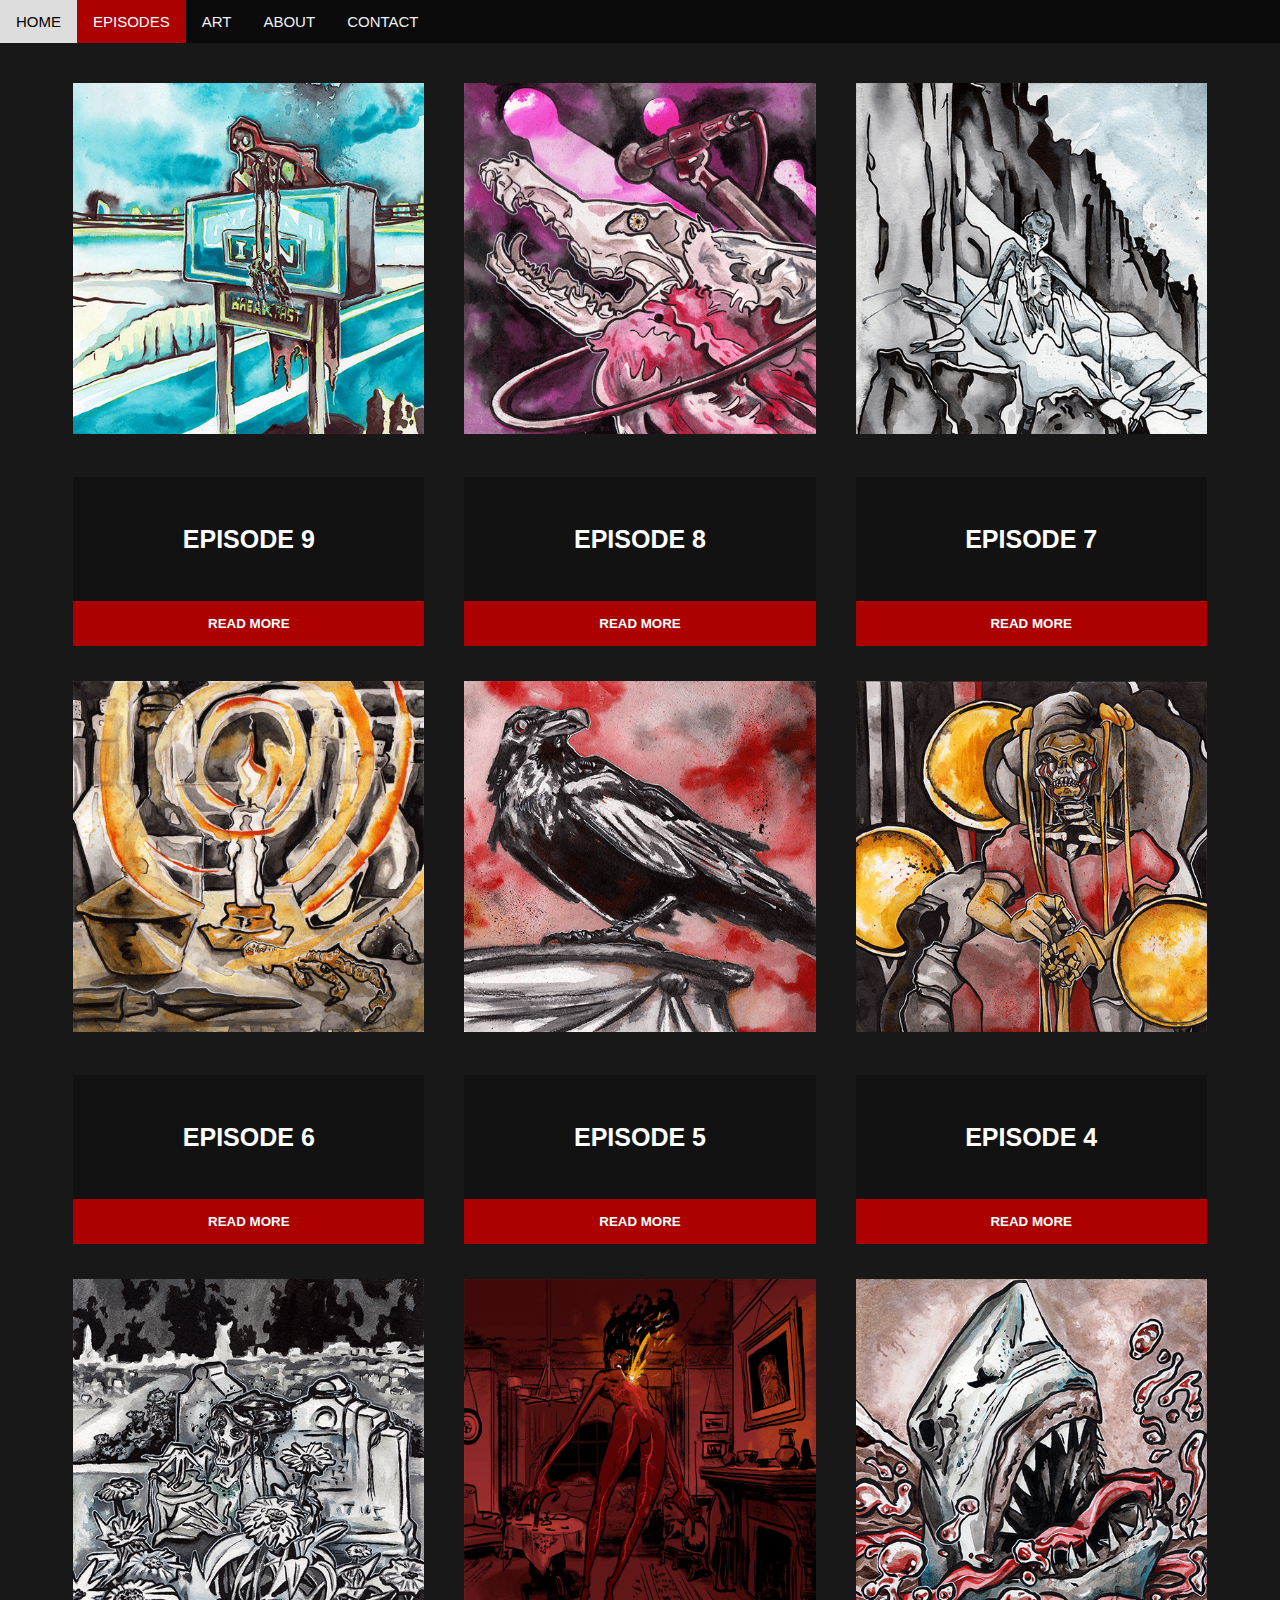
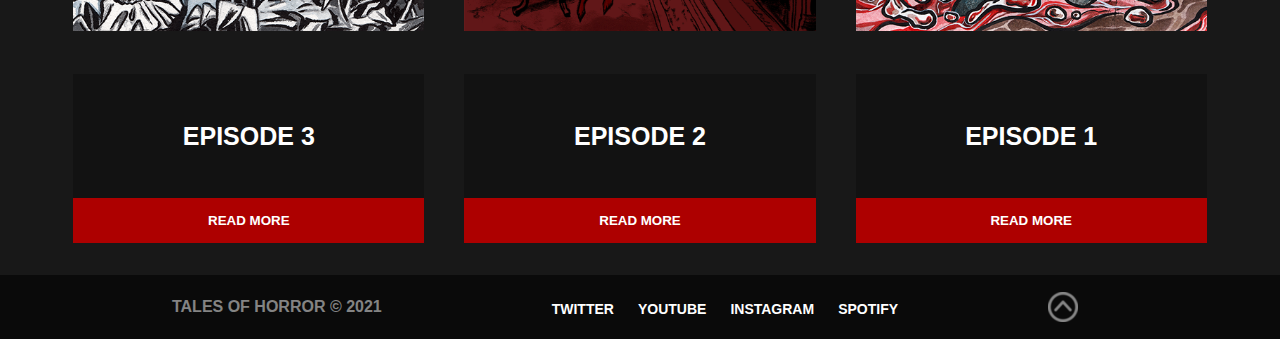
<file: episodes.html>
<!DOCTYPE html>
<html lang="en">
<head>
    <meta charset="UTF-8">
    <meta http-equiv="X-UA-Compatible" content="IE=edge">
    <meta name="viewport" content="width=device-width, initial-scale=1.0">
    <title>EPISODES</title>
    <link rel="stylesheet" href="style.css">
    <script defer src="main.js"></script>
    <link rel="stylesheet" href="https://cdnjs.cloudflare.com/ajax/libs/font-awesome/4.7.0/css/font-awesome.min.css">
</head>
<body>
    <header>
        <div class="topnav" id="myTopnav">
            <a href="index.html">Home</a>
            <a href="#episodes.html" class="active">Episodes</a>
            <a href="art.html">Art</a>
            <a href="about.html">About</a>
            <a href="contact.html">Contact</a>
            <a href="javascript:void(0);" class="icon" onclick="myFunction()">
                <i class="fa fa-bars"></i>
            </a>
        </div>
    </header>
    <main>
        <div class="wrapper-blog">
            <section class="columns-blog">
                <div class="column1">
                    <a href="episode9.html"><img class="img1" src="img/art/e2.png" alt="dragon"></a>
                    <div class="column-info" nmr="1" >
                        <h2>EPISODE 9</h2>
                        <p><span class="dots"></span><span class="more">Lorem ipsum dolor sit amet, consectetur adipiscing elit. Phasellus imperdiet, nulla et dictum interdum, nisi lorem egestas vitae scelerisque enim ligula venenatis dolor. Maecenas nisl est, ultrices nec congue eget, auctor vitae massa.</span></p>  
                        <button onclick="myFunction2('1')" class="myBtn">Read more</button>
                    </div>                   
                </div>
                <div class="column2">                    
                    <a href="episode8.html"><img class="img2" src="img/art/e1.png" alt="road"></a>
                    <div class="column-info" nmr="2" >
                        <h2>EPISODE 8</h2>
                        <p><span class="dots"></span><span class="more">Lorem ipsum dolor sit amet, consectetur adipiscing elit. Phasellus imperdiet, nulla et dictum interdum, nisi lorem egestas vitae scelerisque enim ligula venenatis dolor. Maecenas nisl est, ultrices nec congue eget, auctor vitae massa.</span></p>  
                        <button onclick="myFunction2('2')" class="myBtn">Read more</button>
                    </div>
                </div>
                <div class="column3">
                    <a href="episode7.html"><img class="img3" src="img/art/e5.png" alt="raven"></a>
                    <div class="column-info" nmr="3" >
                        <h2>EPISODE 7</h2>
                        <p><span class="dots"></span><span class="more">Lorem ipsum dolor sit amet, consectetur adipiscing elit. Phasellus imperdiet, nulla et dictum interdum, nisi lorem egestas vitae scelerisque enim ligula venenatis dolor. Maecenas nisl est, ultrices nec congue eget, auctor vitae massa.</span></p>  
                        <button onclick="myFunction2('3')" class="myBtn">Read more</button>
                    </div>
                </div>
                <div class="column1">
                    <a href="episode6.html"><img class="img1" src="img/art/e6.png" alt="dragon"></a>
                    <div class="column-info" nmr="4" >
                        <h2>EPISODE 6</h2>
                        <p><span class="dots"></span><span class="more">Lorem ipsum dolor sit amet, consectetur adipiscing elit. Phasellus imperdiet, nulla et dictum interdum, nisi lorem egestas vitae scelerisque enim ligula venenatis dolor. Maecenas nisl est, ultrices nec congue eget, auctor vitae massa.</span></p>  
                        <button onclick="myFunction2('4')" class="myBtn">Read more</button>
                    </div>
                </div>
                <div class="column2">
                    <a href="episode5.html"><img class="img2" src="img/art/e3.png" alt="road"></a>
                    <div class="column-info" nmr="5" >
                        <h2>EPISODE 5</h2>
                        <p><span class="dots"></span><span class="more">Lorem ipsum dolor sit amet, consectetur adipiscing elit. Phasellus imperdiet, nulla et dictum interdum, nisi lorem egestas vitae scelerisque enim ligula venenatis dolor. Maecenas nisl est, ultrices nec congue eget, auctor vitae massa.</span></p>  
                        <button onclick="myFunction2('5')" class="myBtn">Read more</button>
                    </div>
                </div>
                <div class="column3">
                    <a href="episode4.html"><img class="img3" src="img/art/e4.png" alt="raven"></a>
                    <div class="column-info" nmr="6" >
                        <h2>EPISODE 4</h2>
                        <p><span class="dots"></span><span class="more">Lorem ipsum dolor sit amet, consectetur adipiscing elit. Phasellus imperdiet, nulla et dictum interdum, nisi lorem egestas vitae scelerisque enim ligula venenatis dolor. Maecenas nisl est, ultrices nec congue eget, auctor vitae massa.</span></p>  
                        <button onclick="myFunction2('6')" class="myBtn">Read more</button>
                    </div>
                </div>
                <div class="column1">
                    <a href="episode3.html"><img class="img1" src="img/art/e7.png" alt="dragon"></a>
                    <div class="column-info" nmr="7" >
                        <h2>EPISODE 3</h2>
                        <p><span class="dots"></span><span class="more">Lorem ipsum dolor sit amet, consectetur adipiscing elit. Phasellus imperdiet, nulla et dictum interdum, nisi lorem egestas vitae scelerisque enim ligula venenatis dolor. Maecenas nisl est, ultrices nec congue eget, auctor vitae massa.</span></p>  
                        <button onclick="myFunction2('7')" class="myBtn">Read more</button>
                    </div>
                </div>
                <div class="column2">
                    <a href="episode2.html"><img class="img2" src="img/art/e8.png" alt="road"></a>
                    <div class="column-info" nmr="8" >
                        <h2>EPISODE 2</h2>
                        <p><span class="dots"></span><span class="more">Lorem ipsum dolor sit amet, consectetur adipiscing elit. Phasellus imperdiet, nulla et dictum interdum, nisi lorem egestas vitae scelerisque enim ligula venenatis dolor. Maecenas nisl est, ultrices nec congue eget, auctor vitae massa.</span></p>  
                        <button onclick="myFunction2('8')" class="myBtn">Read more</button>
                    </div>
                </div>
                <div class="column3">
                    <a href="episode1.html"><img class="img3" src="img/art/e9.png" alt="raven"></a>
                    <div class="column-info" nmr="9">
                        <h2>EPISODE 1</h2>
                        <p><span class="dots"></span><span class="more">Lorem ipsum dolor sit amet, consectetur adipiscing elit. Phasellus imperdiet, nulla et dictum interdum, nisi lorem egestas vitae scelerisque enim ligula venenatis dolor. Maecenas nisl est, ultrices nec congue eget, auctor vitae massa.</span></p>  
                        <button onclick="myFunction2('9')" class="myBtn">Read more</button>
                    </div>
                </div>
            </section>
        </div>
    </main>
    <footer>
        <ul class="footer-home">
            <li><a href="index.html">TALES OF HORROR © 2021</a></li>
        </ul>
        <ul class="footer-social">
            <li><a href="#">TWITTER</a></li>
            <li><a href="#">YOUTUBE</a></li>
            <li><a href="#">INSTAGRAM</a></li>
            <li><a href="#">SPOTIFY</a></li>
        </ul>
        <ul class="footer-button">
            <a id="topbutton" href="#top"><img src="img/art/TOP.png" alt="top"></a>
        </ul>
    </footer>
</body>
</html>
</file>
<file: style.css>
/*
html5doctor.com Reset Stylesheet
v1.6.1
Last Updated: 2010-09-17
Author: Richard Clark - http://richclarkdesign.com
Twitter: @rich_clark
*/

html, body, div, span, object, iframe,
h1, h2, h3, h4, h5, h6, p, blockquote, pre,
abbr, address, cite, code,
del, dfn, em, img, ins, kbd, q, samp,
small, strong, sub, sup, var,
b, i,
dl, dt, dd, ol, ul, li,
fieldset, form, label, legend,
table, caption, tbody, tfoot, thead, tr, th, td,
article, aside, canvas, details, figcaption, figure,
footer, header, hgroup, menu, nav, section, summary,
time, mark, audio, video {
    margin:0;
    padding:0;
    border:0;
    outline:0;
    font-size:100%;
    vertical-align:baseline;
    background:transparent;
}

body {
    line-height:1;
}

article,aside,details,figcaption,figure,
footer,header,hgroup,menu,nav,section {
    display:block;
}

nav ul {
    list-style:none;
}

blockquote, q {
    quotes:none;
}

blockquote:before, blockquote:after, q:before, q:after {
    content:'';
    content:none;
}

a {
    margin:0;
    padding:0;
    font-size:100%;
    vertical-align:baseline;
    background:transparent;
}

/* change colours to suit your needs */
ins {
    background-color:#ff9;
    color:#000;
    text-decoration:none;
}

/* change colours to suit your needs */
mark {
    background-color:#ff9;
    color:#000;
    font-style:italic;
    font-weight:bold;
}

del {
    text-decoration: line-through;
}

abbr[title], dfn[title] {
    border-bottom:1px dotted;
    cursor:help;
}

table {
    border-collapse:collapse;
    border-spacing:0;
}

/* change border colour to suit your needs */
hr {
    display:block;
    height:1px;
    border:0;  
    border-top:1px solid #cccccc;
    margin:1em 0;
    padding:0;
}

input, select {
    vertical-align:middle;
}

/* O MEU CODIGO COMEÇA AQUI */

.topnav {
    background-color: rgb(10, 10, 10);
    overflow: hidden;
  }
  
  /* Style the links inside the navigation bar */
.topnav a {
  float: left;
  display: block;
  color: #f2f2f2;
  font-family: 'Segoe UI', Tahoma, Geneva, Verdana, sans-serif;
  font-weight: 500;
  text-align: center;
  padding: 14px 16px;
  text-decoration: none;
  font-size: 15px;
  text-transform: uppercase;
}

/* Change the color of links on hover */
.topnav a:hover {
  background-color: #ddd;
  color: black;
}

/* Add an active class to highlight the current page */
.topnav a.active {
  background-color: #ad0000;
  color: white;
}

/* Hide the link that should open and close the topnav on small screens */
.topnav .icon {
  display: none;
}

@media screen and (max-width: 600px) {
.topnav a:not(:first-child) {
  display: none;
}
  
  .topnav a.icon {
    float: right;
    display: block;
  }
}
  
/* The "responsive" class is added to the topnav with JavaScript when the user clicks on the icon. This class makes the topnav look good on small screens (display the links vertically instead of horizontally) */
@media screen and (max-width: 600px) {
  .topnav.responsive {position: relative;}
  .topnav.responsive a.icon {
    position: absolute;
    right: 0;
    top: 0;
  }
  .topnav.responsive a {
    float: none;
    display: block;
    text-align: left;
  }
}

/* EPISODES */

.wrapper-blog{
  width: 100%;
  height: fit-content;
  padding-top: 25px;
  padding-bottom: 25px;
}

.columns-blog{
  display: flex;
  flex-flow: wrap;
  justify-content: center;
  margin: 25px auto;
  text-align: justify;
  margin: 10px auto;
}

.column1, .column2, .column3{
  padding-left: 35px;
  padding-right: 35px;
}

.img1, .img2, .img3{
  width: 100%;
}

.columns-blog h2{
  padding: 40px 30px 0px; 
  font-family: 'Segoe UI', Tahoma, Geneva, Verdana, sans-serif;
  font-size: 25px;
  text-transform: uppercase;
  color: rgb(255, 255, 255);
  line-height: 44px;
  text-align: center;
}

.columns-blog p{
  padding: 8px 50px 45px; 
  font-family: 'Segoe UI', Tahoma, Geneva, Verdana, sans-serif;
  font-size: 13px;
  color: rgb(255, 255, 255);
  line-height: 24px;
  text-align: center;
}

.column-info{
  margin-top: -5px;
  background-color: rgba(10, 10, 10, 0.459);
  justify-content: center;
}

.column-info button{
  display: none;
}

.column-info .more{
  color: rgb(255, 255, 255);   
}


.img1:hover, .img2:hover, .img3:hover{
  -webkit-filter: brightness(70%);
  -webkit-transition: all 1s ease;
  -moz-transition: all 1s ease;
  -o-transition: all 1s ease;
  -ms-transition: all 1s ease;
  transition: all 1s ease;
  content: attr(title);
  }

@media only screen and (min-width:768px){
  .wrapper-blog{
    padding-top: 10px;
    padding-bottom: 10px;
  }

  .column1, .column2, .column3{
    margin: 10px;
    padding: 10px;
  }

  .columns-blog .column1{
    margin-bottom: 5px;
    flex-basis: 43.4%;
  }

  .columns-blog .column2{
    margin-bottom: 5px;
    flex-basis: 43.4%;
  }

  .column3{
    flex-basis: 89%;
  }

  .columns-blog h2{
    padding: 40px 30px 0px; 
    font-family: 'Segoe UI', Tahoma, Geneva, Verdana, sans-serif;
    font-size: 25px;
    text-transform: uppercase;
    color: rgb(255, 255, 255);
    line-height: 44px;
    text-align: center;
  }

  .columns-blog h2{
    padding: 15px 30px 0px; 
    font-family: 'Segoe UI', Tahoma, Geneva, Verdana, sans-serif;
    font-size: 25px;
    text-transform: uppercase;
    color: rgb(255, 255, 255);
    line-height: 44px;
    text-align: center;
  }

  .columns-blog p{
    padding: 8px 40px 20px; 
    font-family: 'Segoe UI', Tahoma, Geneva, Verdana, sans-serif;
    font-size: 13px;
    color: rgb(255, 255, 255);
    line-height: 24px;
    text-align: center;
  }

  .column-info{
    margin-top: -5px;
    background-color: rgba(10, 10, 10, 0.459);
    justify-content: center;
  }

  .column-info button{
    display: none;
  }

  .column-info .more{
    color: rgb(255, 255, 255);   
  }
}


@media only screen and (min-width:1000px){    
    
  .columns-blog .column1{
    flex-basis: 29%;
  }

  .columns-blog .column2{
    margin-bottom: 5px;
    flex-basis: 29%;
  }

  .columns-blog .column3{
    margin-bottom: 5px;
    flex-basis: 29%;
  }
  
  .columns-blog h2{
    padding: 40px 30px 0px; 
    font-family: 'Segoe UI', Tahoma, Geneva, Verdana, sans-serif;
    font-size: 25px;
    text-transform: uppercase;
    color: rgb(255, 255, 255);
    line-height: 44px;
    text-align: center;
  }

  .columns-blog p{
    padding: 8px 30px 20px; 
    font-family: 'Segoe UI', Tahoma, Geneva, Verdana, sans-serif;
    font-size: 14px;
    color: rgb(255, 255, 255);
    line-height: 24px;
    text-align: center;
  }

  .column-info{
    margin-top: 40px;
    background-color: rgba(10, 10, 10, 0.459);
    justify-content: center;
  }

  .column-info button{
    display: inline;
    background-color: #ad0000;
    color:rgb(255, 255, 255);
    font-family: 'Segoe UI', Tahoma, Geneva, Verdana, sans-serif;
    text-decoration: none;
    text-transform: uppercase;
    border: 2px solid transparent;
    font-weight: bold;
    padding: 13px 30px;
    transition: .4s;
    width: 100%;   
    margin-top: 12px;
  }

  .column-info .more{
    color: rgb(255, 255, 255);  
    display: none;    
  }

  .column-info button:hover{
    background: transparent;
    cursor: pointer;      
    color:white;
  }

  .column-info[nmr="1"] button:hover{
    border: 2px solid rgb(70,191,199);
  }

  .column-info[nmr="2"] button:hover{
    border: 2px solid #f554d1;
  }

  .column-info[nmr="3"] button:hover{
    border: 2px solid #5c5a5e;
  }

  .column-info[nmr="4"] button:hover{
    border: 2px solid #e9500a;
  }

  .column-info[nmr="5"] button:hover{
    border: 2px solid #8f0c09;
  }

  .column-info[nmr="6"] button:hover{
    border: 2px solid #ebbb4b;
  }

  .column-info[nmr="7"] button:hover{
    border: 2px solid #414248;
  }

  .column-info[nmr="8"] button:hover{
    border: 2px solid #e69b14;
  }

  .column-info[nmr="9"] button:hover{
    border: 2px solid #c1aaa9;   
  }  
}

  /* ART */
    .containerart {
        display: flex;
        flex-wrap: wrap;
        padding: 0 4px;
        justify-content: space-around; 
        padding-bottom: 10px;
    }

    .gallery {
        flex: 24.15%;
        max-width: 24.15%;
        padding: 4 4px;
    }   

    .gallery img {
        margin-top: 12px;
        vertical-align: middle;
        width: 100%;
    }

    .gallery img:hover{
      cursor: pointer;
      -webkit-filter: brightness(70%);
    -webkit-transition: all 1s ease;
    -moz-transition: all 1s ease;
    -o-transition: all 1s ease;
    -ms-transition: all 1s ease;
    transition: all 1s ease;
    content: attr(title);
    }

    @media screen and (max-width: 1000px) {
        .gallery {
          flex: 48.6%;
          max-width: 48.6%;
        }
    }
      
    @media screen and (max-width: 600px) {
        .gallery {
          flex: 97%;
          max-width: 97%;
          height: fit-content;
        }
    }

/* HOME */
main{
  background-color: rgb(24,24,24);
}

.index-banner{
  width: 100%;
  height: 95vh;
  background-image: url('img/banner.jpg');
  background-repeat: no-repeat;
  background-position: center;
  background-size: cover;
  display: table;
  padding-top: -50px;
}

.index-banner img{
  align-self: center;
  display: table-cell;
  margin-left: auto;
  margin-right: auto;
  width: 60%;
  padding-top: 30px;
}

.index-banner img:hover{
  -webkit-transition: all 1s ease;
  -moz-transition: all 1s ease;
  -o-transition: all 1s ease;
  -ms-transition: all 1s ease;
  transition: all 1s ease;
  content: attr(title);
  cursor: pointer;
  transform: scale(1.1);
}

.highlight {
  display: flex;
  flex-wrap: wrap;
  padding: 0 4px;
  justify-content: space-evenly; 
  margin-bottom: 50px;  
}

.highlightimg {
  flex: 24.15%;
  max-width: 24.15%;
  padding: 4 4px;
}   

.highlightimg img {
  margin-top: -60px;
  width: 100%;
}

.highlightimg img:hover{
  cursor: pointer;
  -webkit-filter: brightness(70%);
  -webkit-transition: all 1s ease;
  -moz-transition: all 1s ease;
  -o-transition: all 1s ease;
  -ms-transition: all 1s ease;
  transition: all 1s ease;
  content: attr(title);
}

.quote{
  background-color: #000000;
}

.quote p{
  color: rgb(255, 255, 255);
  font-family: 'Segoe UI', Tahoma, Geneva, Verdana, sans-serif;
  font-size: 18px;
  font-weight: 600;
  line-height: 40px;
  text-decoration: none;
  text-transform: uppercase;
  text-align: center;
  padding: 20px 0;
}

.index-content {
  display: flex;
  flex-wrap: wrap;
  padding: 0 4px;
  justify-content: space-around;
  margin-left: 5.5%;
  margin-right: 5.4%;
  padding-bottom: 70px;
}

.column {
  flex: 30%;
  max-width: 30%;
  text-align: center;
}   

.column p{
  color: rgb(255, 255, 255);
  font-family: 'Segoe UI', Tahoma, Geneva, Verdana, sans-serif;
  font-size: 20px;
  font-weight: 600;
  line-height: 40px;
  text-decoration: none;
  text-transform: uppercase;
  text-align: center;
  margin: 40px 0 0 0;
  padding: 0;
  margin-top: 40px;
}

.index-content-square{
  width: 100%;
  height: 100%;
}

.index-content-square img{
  width: 100%;
  height: 47.3%;
  padding-top: 11%;
}

.index-content-square img:hover, .index-content-rectangle img:hover{
  cursor: pointer;
  -webkit-filter: brightness(70%);
  -webkit-transition: all 1s ease;
  -moz-transition: all 1s ease;
  -o-transition: all 1s ease;
  -ms-transition: all 1s ease;
  transition: all 1s ease;
  content: attr(title);
}

.index-content-rectangle{
  width: 100%;
  height: 100%;
}

.index-content-rectangle img{
  width: 100%;  
  height: 31.3%;
  padding-top: 11%;
}

* {box-sizing:border-box}

.slideshow-container {
  width: 100%;
  position: relative;
  margin: auto;
}

/* Next & previous buttons */
.prev, .next {
  cursor: pointer;
  position: absolute;
  top: 50%;
  width: auto;
  margin-top: -22px;
  padding: 16px;
  color: white;
  font-weight: bold;
  font-size: 45px;
  transition: 0.6s ease;
  border-radius: 0 3px 3px 0;
  user-select: none;
}

/* Position the "next button" to the right */
.next {
  right: 0;
  border-radius: 3px 0 0 3px;
}

/* On hover, add a black background color with a little bit see-through */
.prev:hover, .next:hover {
  background-color: rgba(0,0,0,0.8);
}

/* Fading animation */
.fade {
  -webkit-animation-name: fade;
  -webkit-animation-duration: 1.5s;
  animation-name: fade;
  animation-duration: 1.5s;
}

@-webkit-keyframes fade {
  from {opacity: .4}
  to {opacity: 1}
}

@keyframes fade {
  from {opacity: .4}
  to {opacity: 1}
}

@media screen and (max-width: 1000px) { 
  .index-banner{
    width: 100%;
    height: 50%;
    background-image: url('img/banner.jpg');
    background-repeat: no-repeat;
    background-position: center;
    background-size: cover;
    display: table;
    padding-top: -50px;
  }

  .highlight {
    display: none;
  }

  .quote p{
    font-size: 14px;
  }

  .index-content {
    display: flex;
    flex-wrap: wrap;
    padding: 0 4px;
    justify-content: space-around;
    margin-left: 5.5%;
    margin-right: 9%;
    padding-bottom: 70px;
  }
  
  .column {
    flex: 48.6%;
    max-width: 48.6%;
    text-align: center;
    margin-top: 50px;
  }   
  
  .column p{
    color: rgb(255, 255, 255);
    font-family: 'Segoe UI', Tahoma, Geneva, Verdana, sans-serif;
    font-size: 20px;
    font-weight: 600;
    line-height: 40px;
    text-decoration: none;
    text-transform: uppercase;
    text-align: center;
    margin: 0 0 0 0;
    padding: 0;
    margin-top: 0;
  }
  
  .index-content-square{
    width: 100%;
    height: 100%;
    margin: 0 25px 25px 25px;
  }
  
  .index-content-square img{
    width: 100%;
    height: 47.3%;
    padding-top: 11%;

  }

  .index-content-rectangle{
    width: 100%;
    height: 100%;
    
  }
  
  .index-content-rectangle img{
    
  }
}

@media screen and (max-width: 600px) {
  .index-banner{
    display: none;
  }
  
  .column {
    flex: 100%;
    max-width: 100%;
    flex-direction: column;
    margin-left: 20px;
    margin-right: 0;
    padding-right: 0;
    padding-left: 0;
  }

  .column .index-content-square img{
    padding-right: 50px;
    padding-left: -20px;
  }
}

/* ABOUT */

.about{
  width: 100%;
  padding: 55.5px 0px;
  background-color: rgb(24,24,24);  
}

.about img{
  height: auto;
  width: 450px;
  margin: 0 60px 0 0;
}

.about img:hover{
  -webkit-transition: all 1s ease;
  -moz-transition: all 1s ease;
  -o-transition: all 1s ease;
  -ms-transition: all 1s ease;
  transition: all 1s ease;
  content: attr(title);
  cursor: pointer;
  transform: scale(1.05);
  }

.about-text{
  margin-top: -28px;
  width: 50%;
}

.main{
  width: 90%;
  max-width: 95%;
  margin: 0 auto;
  display: flex;

  align-items: center;
  justify-content: space-around;
}

.about-text h2{
  color: rgb(255, 255, 255);
  font-family: 'Segoe UI', Tahoma, Geneva, Verdana, sans-serif;
  font-size:  62px;
  text-transform: uppercase;
  margin-bottom: 15px;
}

.about-text h3{
  color: rgb(255, 255, 255);
  font-family: 'Segoe UI', Tahoma, Geneva, Verdana, sans-serif;
  font-size:  20.5px;
  margin-bottom: 25px;
  letter-spacing: 2px;
}

span{
  color: #ad0000;
}

.about-text p{
  color: rgb(255, 255, 255);
  font-family: 'Segoe UI', Tahoma, Geneva, Verdana, sans-serif;
  font-size:  16px;
  text-transform: none;
  text-align: justify;
  margin-bottom: 20px;
  line-height: 28px;
  padding-left: 0;
}

.button{
  background: #ad0000;
  color:rgb(255, 255, 255);
  font-family: 'Segoe UI', Tahoma, Geneva, Verdana, sans-serif;
  text-decoration: none;
  text-transform: uppercase;
  border: 2px solid transparent;
  font-weight: bold;
  padding: 13px 30px;
  border-radius: 30px;
  transition: .4s;
}

.button:hover{
  background: transparent;
  border: 2px solid #ad0000;
}

@media screen and (max-width: 1000px) { 
  .about{
    padding-bottom: 15px;
  }
  .about img{
    margin: 0;
  }
  
  .about img{
    width: 475px;
  }

  .about-text{
    margin-top: 20px;
    width: 325px;
  }
  
  .main{
    flex-direction: column;
  }
  
  .about-text h2{
    padding-top: 25px;
    text-align: center;
  }
  
  .about-text h3{
    text-align: center;
  }
  
  .about-text p{
    color: rgb(255, 255, 255);
    font-family: 'Segoe UI', Tahoma, Geneva, Verdana, sans-serif;
    font-size:  16px;
    text-transform: none;
    text-align: justify;
    margin-bottom: 15px;
    line-height: 28px;
    padding-left: 0;
  }
  
  .button{
    display: none;
  }
}

@media screen and (max-width: 600px) {
    .about{
      padding: 0;
    }
    
    .about img{
      width: 90%;
      padding-bottom: 20px;
    }
    
    .about-text{
      width: 90%;
    }
    
    .main{
      width: 90%;
      max-width: 90%;
      flex-direction: column;
    }
    
    .about-text h2{
      display: none;
    }
    
    .about-text h3{
      display: none;
    }
        
    .about-text p{
      padding-top: 0;
    }
  }

/* CONTACT */

/* Style inputs with type="text", select elements and textareas */
input[type=text], select, textarea {
  width: 100%; /* Full width */
  padding: 12px; /* Some padding */ 
  border: 1px solid #ccc; /* Gray border */
  border-radius: 4px; /* Rounded borders */
  box-sizing: border-box; /* Make sure that padding and width stays in place */
  margin-top: 6px; /* Add a top margin */
  margin-bottom: 16px; /* Bottom margin */
  resize: vertical; /* Allow the user to vertically resize the textarea (not horizontally) */
  font-family: 'Segoe UI', Tahoma, Geneva, Verdana, sans-serif;
  text-transform: uppercase;
}

/* Style the submit button with a specific background color etc */
input[type=submit] {
  background-color: #ad0000;
  color: white;
  padding: 12px 20px;
  border: none;
  border-radius: 4px;
  cursor: pointer;
  font-family: 'Segoe UI', Tahoma, Geneva, Verdana, sans-serif;
  text-transform: uppercase;
}

/* When moving the mouse over the submit button, add a darker green color */
input[type=submit]:hover {
  background-color: #28752c;
}

/* Add a background color and some padding around the form */
.containercontact {
  background-color: #f2f2f2;
  padding: 30px;
  font-family: 'Segoe UI', Tahoma, Geneva, Verdana, sans-serif;
  text-transform: uppercase;
}

/* FOOTER */

footer{
    padding: 10px 10px;
    background-color: rgb(10, 10, 10);
    overflow: hidden;
    display: flex;
    align-items: center;
    justify-content: center;
    flex-direction: row;
    text-align: center;
    margin-top: -3px;
  }

footer ul{
    width: fit-content;
    display: inline;
}

footer ul li{
    padding-left: 20px;
    display: inline-flex;
    list-style: none;
}

footer ul li a{
    font-family: 'Segoe UI', Tahoma, Geneva, Verdana, sans-serif;
    font-size: 14px;
    font-weight: 600;
    color: #fff;
    line-height: 40px;
    text-decoration: none;
}

.footer-home a{
  font-size: 16px;
  padding-right: 150px;
  color: rgba(255, 255, 255, 0.514);
}

.footer-home a:hover {
  color: #ffffff;
}

.footer-social{
  padding-right: 150px;
  padding-top: 4px;
}

.footer-social a:hover {
  color: #ad0000;
}

.footer-button{
  padding-right: 50px;
  padding-top: 4px;
  opacity: 0.5;
}

@media screen and (max-width: 1000px) {
  footer{
      padding: 0px;
      padding-top: 10px;
      flex-direction: column;
    }

    .footer-home a{
      padding-top: 15px;
      padding-right: 0px;
    }
    
    .footer-social{
      padding-right: 0px;
    }
    
    .footer-button{
      padding-top: 10px;
      padding-right: 0px;
      padding-bottom: 25px;
    }
}

/* SCROLLDOWN BAR*/
/* width */
::-webkit-scrollbar {
  width: 10px;
}

/* Track */
::-webkit-scrollbar-track {
  background: rgb(10,10,10);
}

/* Handle */
::-webkit-scrollbar-thumb {
  background: #555;
}

/* Handle on hover */
::-webkit-scrollbar-thumb:hover {
  background: #ad0000;
}
</file>
<file: style2.css>
/*
html5doctor.com Reset Stylesheet
v1.6.1
Last Updated: 2010-09-17
Author: Richard Clark - http://richclarkdesign.com
Twitter: @rich_clark
*/

html, body, div, span, object, iframe,
h1, h2, h3, h4, h5, h6, p, blockquote, pre,
abbr, address, cite, code,
del, dfn, em, img, ins, kbd, q, samp,
small, strong, sub, sup, var,
b, i,
dl, dt, dd, ol, ul, li,
fieldset, form, label, legend,
table, caption, tbody, tfoot, thead, tr, th, td,
article, aside, canvas, details, figcaption, figure,
footer, header, hgroup, menu, nav, section, summary,
time, mark, audio, video {
    margin:0;
    padding:0;
    border:0;
    outline:0;
    font-size:100%;
    vertical-align:baseline;
    background:transparent;
}

body {
    line-height:1;
}

article,aside,details,figcaption,figure,
footer,header,hgroup,menu,nav,section {
    display:block;
}

nav ul {
    list-style:none;
}

blockquote, q {
    quotes:none;
}

blockquote:before, blockquote:after, q:before, q:after {
    content:'';
    content:none;
}

a {
    margin:0;
    padding:0;
    font-size:100%;
    vertical-align:baseline;
    background:transparent;
}

/* change colours to suit your needs */
ins {
    background-color:#ff9;
    color:#000;
    text-decoration:none;
}

/* change colours to suit your needs */
mark {
    background-color:#ff9;
    color:#000;
    font-style:italic;
    font-weight:bold;
}

del {
    text-decoration: line-through;
}

abbr[title], dfn[title] {
    border-bottom:1px dotted;
    cursor:help;
}

table {
    border-collapse:collapse;
    border-spacing:0;
}

/* change border colour to suit your needs */
hr {
    display:block;
    height:1px;
    border:0;  
    border-top:1px solid #cccccc;
    margin:1em 0;
    padding:0;
}

input, select {
    vertical-align:middle;
}

/* EPISODE */
.wrapper{
    width: 100%;
    background-color: rgb(24,24,24);  
  }
  
  .wrapper img{
    height: 85vh;
    width: 100vh;
    margin: 50px 25px 50px 50px;
    margin-left: 5%;
  }
  
  .wrapper img:hover{
    -webkit-transition: all 1s ease;
    -moz-transition: all 1s ease;
    -o-transition: all 1s ease;
    -ms-transition: all 1s ease;
    transition: all 1s ease;
    content: attr(title);
    cursor: pointer;
    transform: scale(1.05);
    }

  .post{
    width: 100%;
    max-width: 100%;
    height: 100vh;
    background-color: rgb(24,24,24);
    margin: 0 auto;
    display: flex;
    align-items: center;
    justify-content: space-around;
    vertical-align: middle;
  }
  
    .post-episode{
    margin: 40px;
    width: 100%;
    margin-left: 50px;
    margin-right: 5%;
    }

    .post-episode h2{
    color: rgb(255, 255, 255);
    font-family: 'Segoe UI', Tahoma, Geneva, Verdana, sans-serif;
    font-size: 50px;
    text-transform: uppercase;
    margin-bottom: 15px;
    text-align: left;
    margin-top: -20px;
    margin-left: -3px;
    }

    .post-episode[nmre="9"] span{
        color: rgb(70,191,199);
    }

    .post-episode[nmre="8"] span{
        color: #f554d1;
    }

    .post-episode[nmre="7"] span{
        color: #9e9da0;
    }

    .post-episode[nmre="6"] span{
        color: #e9500a;
    }

    .post-episode[nmre="5"] span{
        color: #8f0c09;
    }

    .post-episode[nmre="4"] span{
        color: #ebbb4b;
    }

    .post-episode[nmre="3"] span{
        color: #a4a6aa;
    }

    .post-episode[nmre="2"] span{
        color: #e69b14;
    }

    .post-episode[nmre="1"] span{
        color: #a3857a;
    }
    
    .post-episode h1{
        color: rgb(255, 255, 255);
        font-family: 'Segoe UI', Tahoma, Geneva, Verdana, sans-serif;
        font-size:  18.5px;
        margin-bottom: 25px;
        letter-spacing: 2px;
        text-transform: uppercase;
    }
    
    .post-episode p{
        color: rgb(255, 255, 255);
        font-family: 'Segoe UI', Tahoma, Geneva, Verdana, sans-serif;
        font-size:  16px;
        text-transform: none;
        text-align: left;
        text-align: justify;
        line-height: 28px;
        margin-right: 20px;
    }
    
    .buttond{
        margin-top: 50px;
    }
    
    .buttond a{
        color:rgb(255, 255, 255);
        font-family: 'Segoe UI', Tahoma, Geneva, Verdana, sans-serif;
        text-decoration: none;
        text-transform: uppercase;
        border: 2px solid transparent;
        font-weight: bold;
        padding: 13px 32px;
        transition: .4s;
    }

    .post-episode[nmre="9"] .buttond a{
        background: rgb(70,191,199);
    }

    .post-episode[nmre="8"] .buttond a{
        background: #f554d1;
    }

    .post-episode[nmre="7"] .buttond a{
        background: #9e9da0;
    }

    .post-episode[nmre="6"] .buttond a{
        background: #e9500a;
    }

    .post-episode[nmre="5"] .buttond a{
        background: #8f0c09;
    }

    .post-episode[nmre="4"] .buttond a{
        background: #ebbb4b;
    }

    .post-episode[nmre="3"] .buttond a{
        background: #8c8e91;
    }

    .post-episode[nmre="2"] .buttond a{
        background: #e69b14;
    }

    .post-episode[nmre="1"] .buttond a{
        background: #a3857a;
    }
    
    .post-episode .buttond a:hover{
        background: transparent;
    }

    .buttond[nmre="9"] a:hover{
        border: 2px solid rgb(70,191,199);
    }

    .buttond[nmre="8"] a:hover{
        border: 2px solid  #f554d1;
    }

    .buttond[nmre="7"] a:hover{
        border: 2px solid #9e9da0;
    }

    .buttond[nmre="6"] a:hover{
        border: 2px solid  #e9500a;
    }

    .buttond[nmre="5"] a:hover{
        border: 2px solid #8f0c09;
    }

    .buttond[nmre="4"] a:hover{
        border: 2px solid  #ebbb4b;
    }

    .buttond[nmre="3"] a:hover{
        border: 2px solid #8c8e91;
    }

    .buttond[nmre="2"] a:hover{
        border: 2px solid  #e69b14;
    }

    .buttond[nmre="1"] a:hover{
        border: 2px solid  #a3857a;
    }
    
    .scroll {
        display: block;
        margin-top: 5px;
        width: 100%;
        height: 240px;
        overflow-y: scroll;
    }

  @media screen and (max-width: 1000px) { 
    .wrapper{
        margin: 0;
        padding-bottom: 0;
      }     
        
      .post{
        width: 90%;
        max-width: 95%;
        height: 100vh;
        height: 100%;
        width: 100%;
        flex-direction: column;
        padding-bottom: 0;
      }
      
      .wrapper img{
        width: 95.4%;
        height: 95.4%;
        padding-bottom: 15px;
        margin: 10% 0 5px 9.9%;
      }

      .wrapper img:hover{
        cursor: auto;
        transform: scale(1);
        }
      
      .post-episode{
        width: 90%;
        margin-bottom: 0;
        padding-bottom: 0;
        padding-left: 1%;
      }
      
      .post-episode h2{
        text-align: right;
        margin-bottom: 45px;
        margin-right: 18px;
        padding-top: 1%;
        font-size: 50px;
      }
      
      .post-episode h1{
        text-align: left;
        padding: 0;
        font-size: 25px;
      }
          
      .post-episode p{
        padding-top: 0;
      }

      .scroll {
        height: 50%;
        overflow-y: hidden;
        margin: 0;
        padding: 0 0 50px 0;
      }

      .buttond{
        display: none;
      }
  }
  
  @media screen and (max-width: 600px) {
      .wrapper{
        margin: 0;
        padding-bottom: 0;
      }

      .post{
        height: 100%;
        width: 100%;
        flex-direction: column;
        padding-bottom: 0;
      }
      
      .wrapper img{
        width: 85%;
        height: 85%;
        padding-bottom: 40px;
        margin: 45px 0 0 0;
      }
      
      .post-episode{
        width: 100%;
        padding: 0;
        margin: 0;
      }
      
      .post-episode h2{
        text-align: center;
        margin: 0 0 20px 0;
        padding: 0;
        font-size: 60px;
      }
      
      .post-episode h1{
        text-align: center;
        padding: 0;
        margin-bottom: 25px;
      }
          
      .post-episode p{
        margin: 15px 8% 0;
        text-align: justify;
      }
      
      .scroll{
        padding: 0;
        margin: 0 0 45px 0;
      }

    }

    /* SCROLLDOWN BAR*/
/* width */
::-webkit-scrollbar {
    width: 10px;
  }
  
  /* Track */
  ::-webkit-scrollbar-track {
    background: rgb(10,10,10);
  }
  
  /* Handle */
  ::-webkit-scrollbar-thumb {
    background: #555;
  }
  
  /* Handle on hover */
  .post-episode[nmre="9"] ::-webkit-scrollbar-thumb:hover {
    background: rgb(70,191,199);
  }

  .post-episode[nmre="8"] ::-webkit-scrollbar-thumb:hover {
    background: #f554d1;
  }

  .post-episode[nmre="7"] ::-webkit-scrollbar-thumb:hover {
    background: #9e9da0;
  }

  .post-episode[nmre="6"] ::-webkit-scrollbar-thumb:hover {
    background: #e9500a;
  }

  .post-episode[nmre="5"] ::-webkit-scrollbar-thumb:hover {
    background: #8f0c09;
  }

  .post-episode[nmre="4"] ::-webkit-scrollbar-thumb:hover {
    background: #ebbb4b;
  }

  .post-episode[nmre="3"] ::-webkit-scrollbar-thumb:hover {
    background: #8c8e91;
  }

  .post-episode[nmre="2"] ::-webkit-scrollbar-thumb:hover {
    background: #e69b14;
  }

  .post-episode[nmre="1"] ::-webkit-scrollbar-thumb:hover {
    background: #a3857a;
  }
</file>
